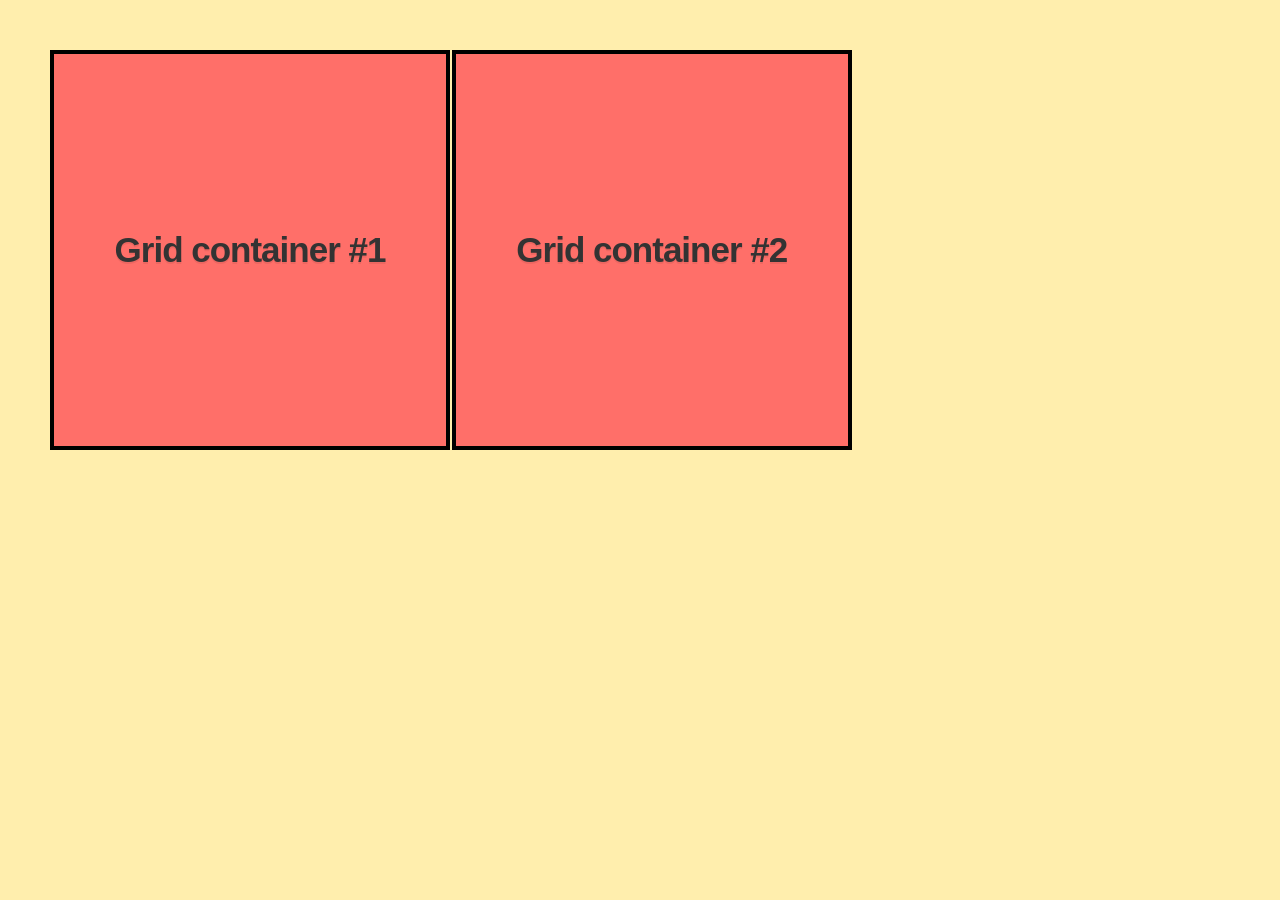
<file: 1-display_property/index.html>
<!DOCTYPE html>
<html lang="en">

<head>
    <meta charset="UTF-8">
    <meta name="viewport" content="width=device-width, initial-scale=1.0">
    <link rel="stylesheet" href="./styles.css">
    <title>Display property</title>
</head>

<body>
    <div class="container">
        Grid container #1
    </div>
    <div class="container">
        Grid container #2
    </div>
</body>

</html>
</file>
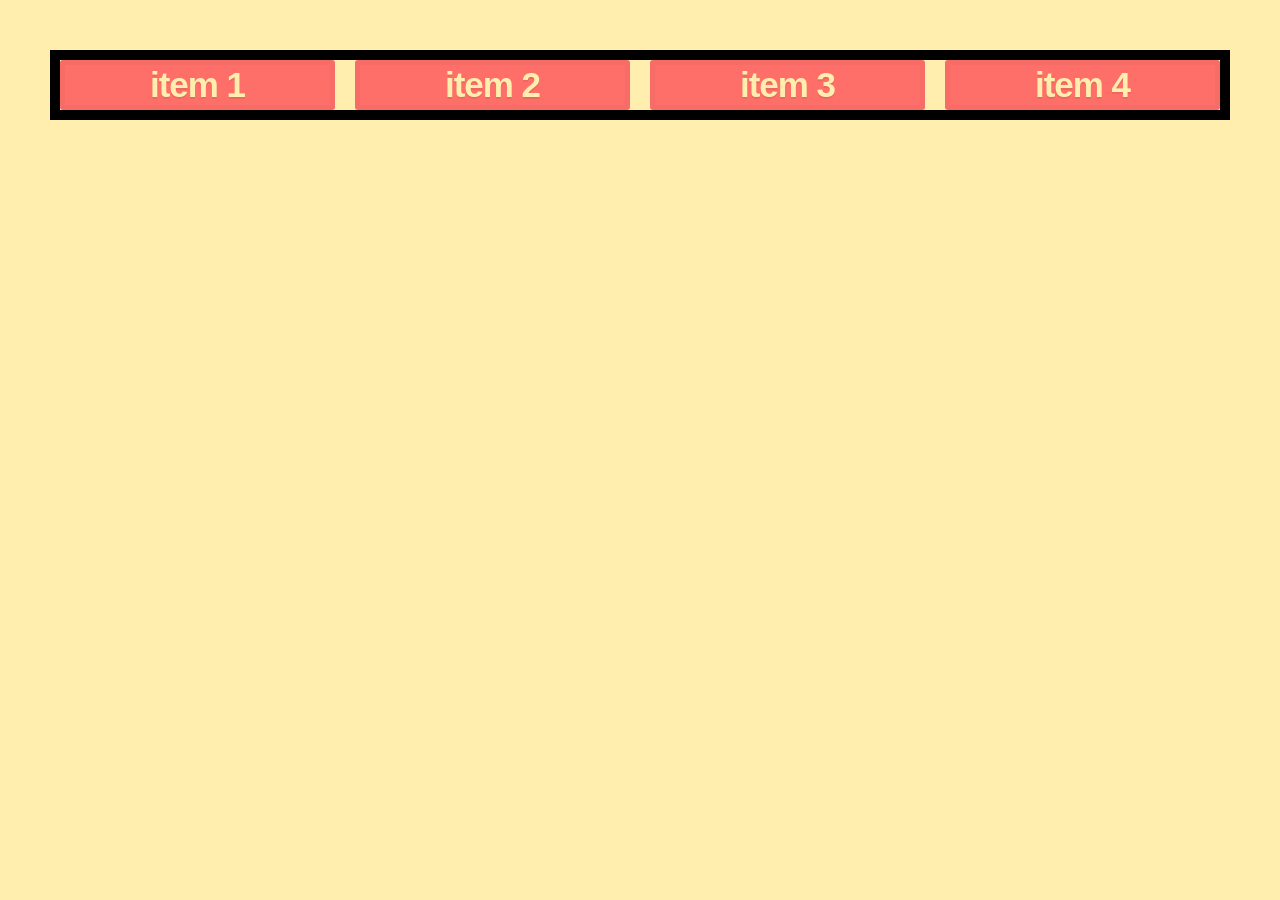
<file: 10-minmax/index.html>
<!DOCTYPE html>
<html lang="en">

<head>
    <meta charset="UTF-8">
    <meta name="viewport" content="width=device-width, initial-scale=1.0">
    <link rel="stylesheet" href="./styles.css">
    <title>Display property</title>
</head>

<body>
    <div class="container">
        <div class="grid-item">item 1</div>
        <div class="grid-item">item 2</div>
        <div class="grid-item">item 3</div>
        <div class="grid-item">item 4</div>
    </div>

</body>

</html>
</file>
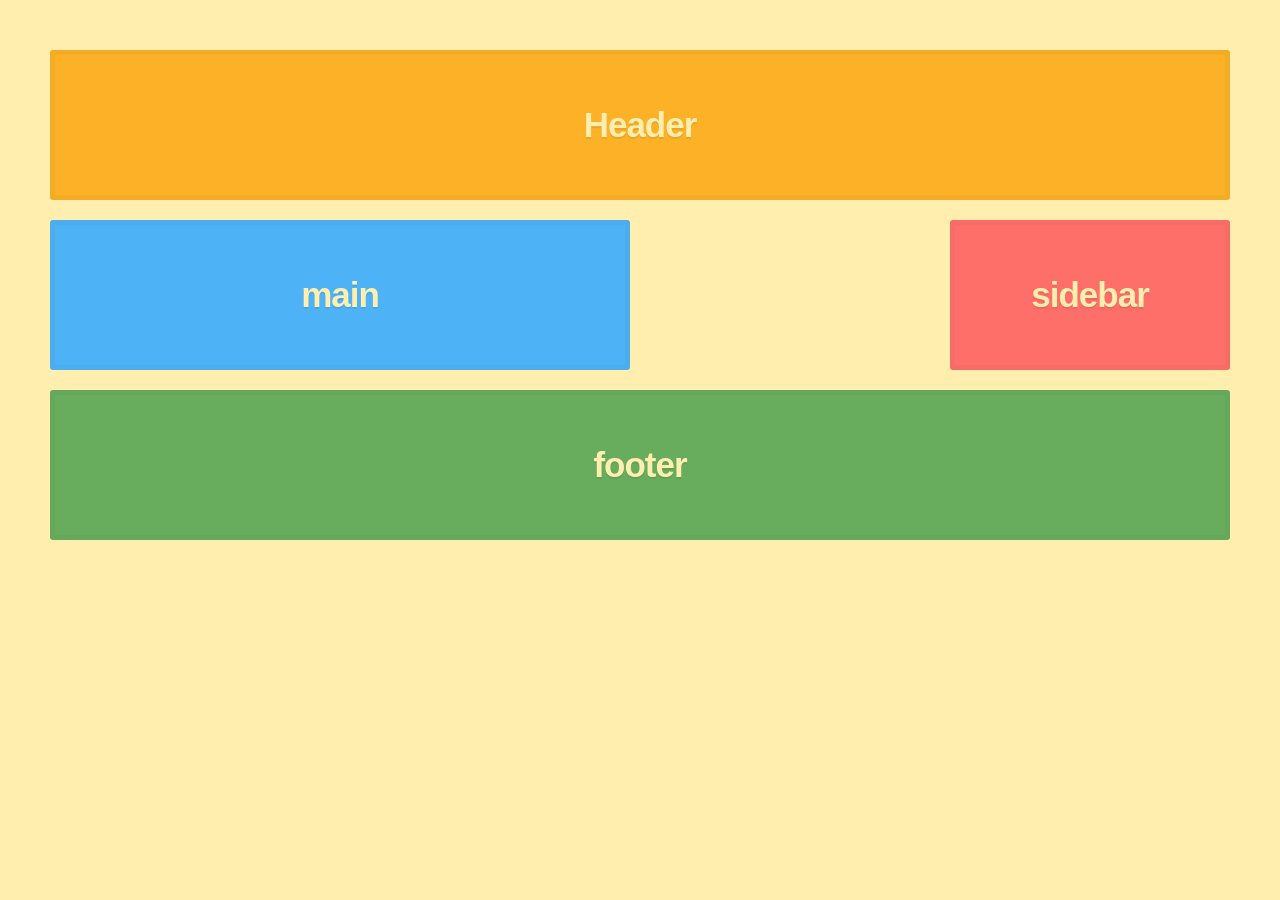
<file: 11-grid-template-areas/index.html>
<!DOCTYPE html>
<html lang="en">

<head>
    <meta charset="UTF-8">
    <meta name="viewport" content="width=device-width, initial-scale=1.0">
    <link rel="stylesheet" href="./styles.css">
    <title>Display property</title>
</head>

<body>
    <div class="container">
        <header class="grid-item header">Header</header>
        <aside class="grid-item sidebar">sidebar</aside>
        <main class="grid-item main">main</main>
        <footer class="grid-item footer">footer</footer>
    </div>

</body>

</html>
</file>
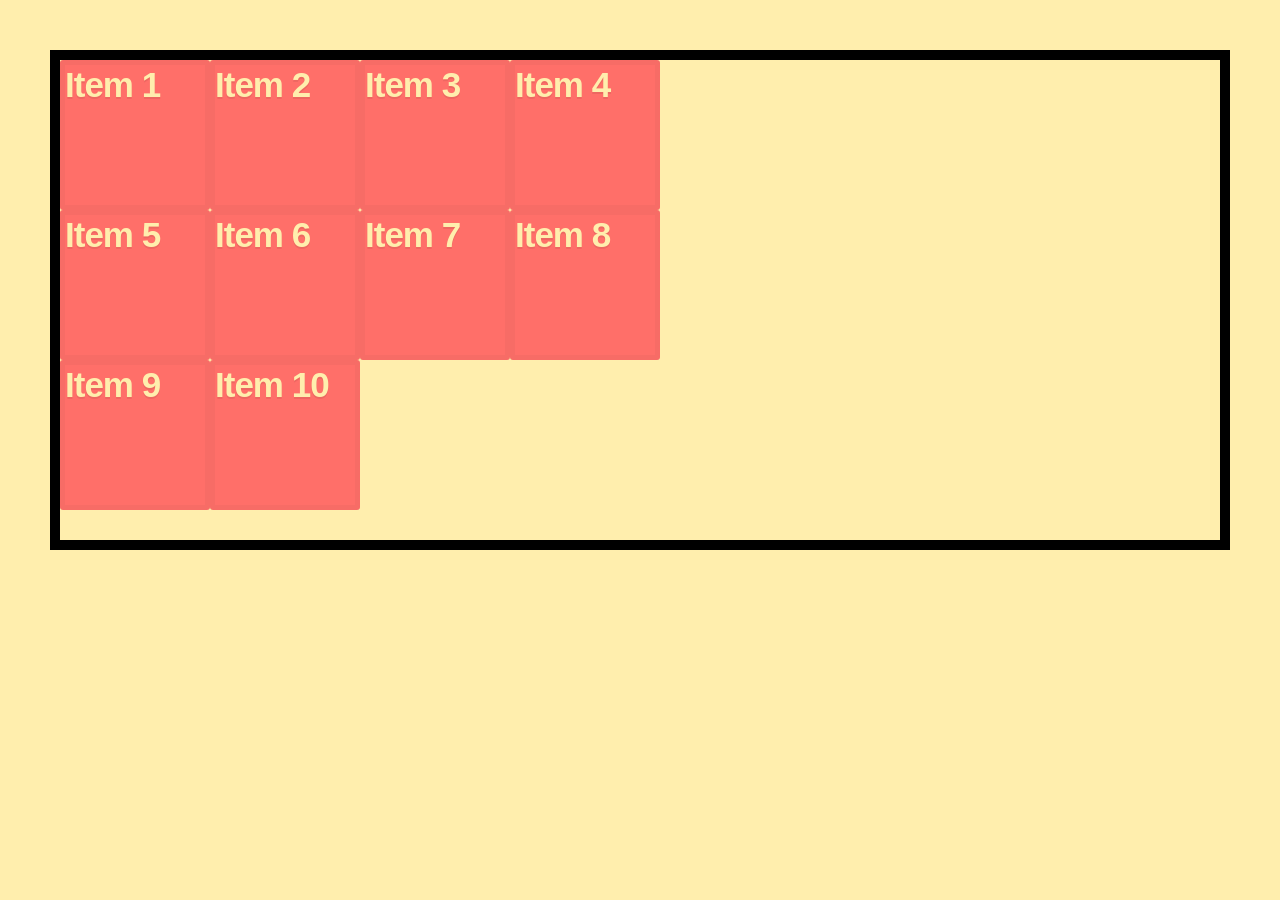
<file: 12-grid alignment and justification/index.html>
<!DOCTYPE html>
<html lang="en">

<head>
    <meta charset="UTF-8">
    <meta name="viewport" content="width=device-width, initial-scale=1.0">
    <link rel="stylesheet" href="./styles.css">
    <title>Display property</title>
</head>

<body>
    <div class="container">
        <div class="grid-item">Item 1</div>
        <div class="grid-item">Item 2</div>
        <div class="grid-item">Item 3</div>
        <div class="grid-item item-4">Item 4</div>
        <div class="grid-item">Item 5</div>
        <div class="grid-item">Item 6</div>
        <div class="grid-item">Item 7</div>
        <div class="grid-item">Item 8</div>
        <div class="grid-item">Item 9</div>
        <div class="grid-item">Item 10</div>
    </div>

</body>

</html>
</file>
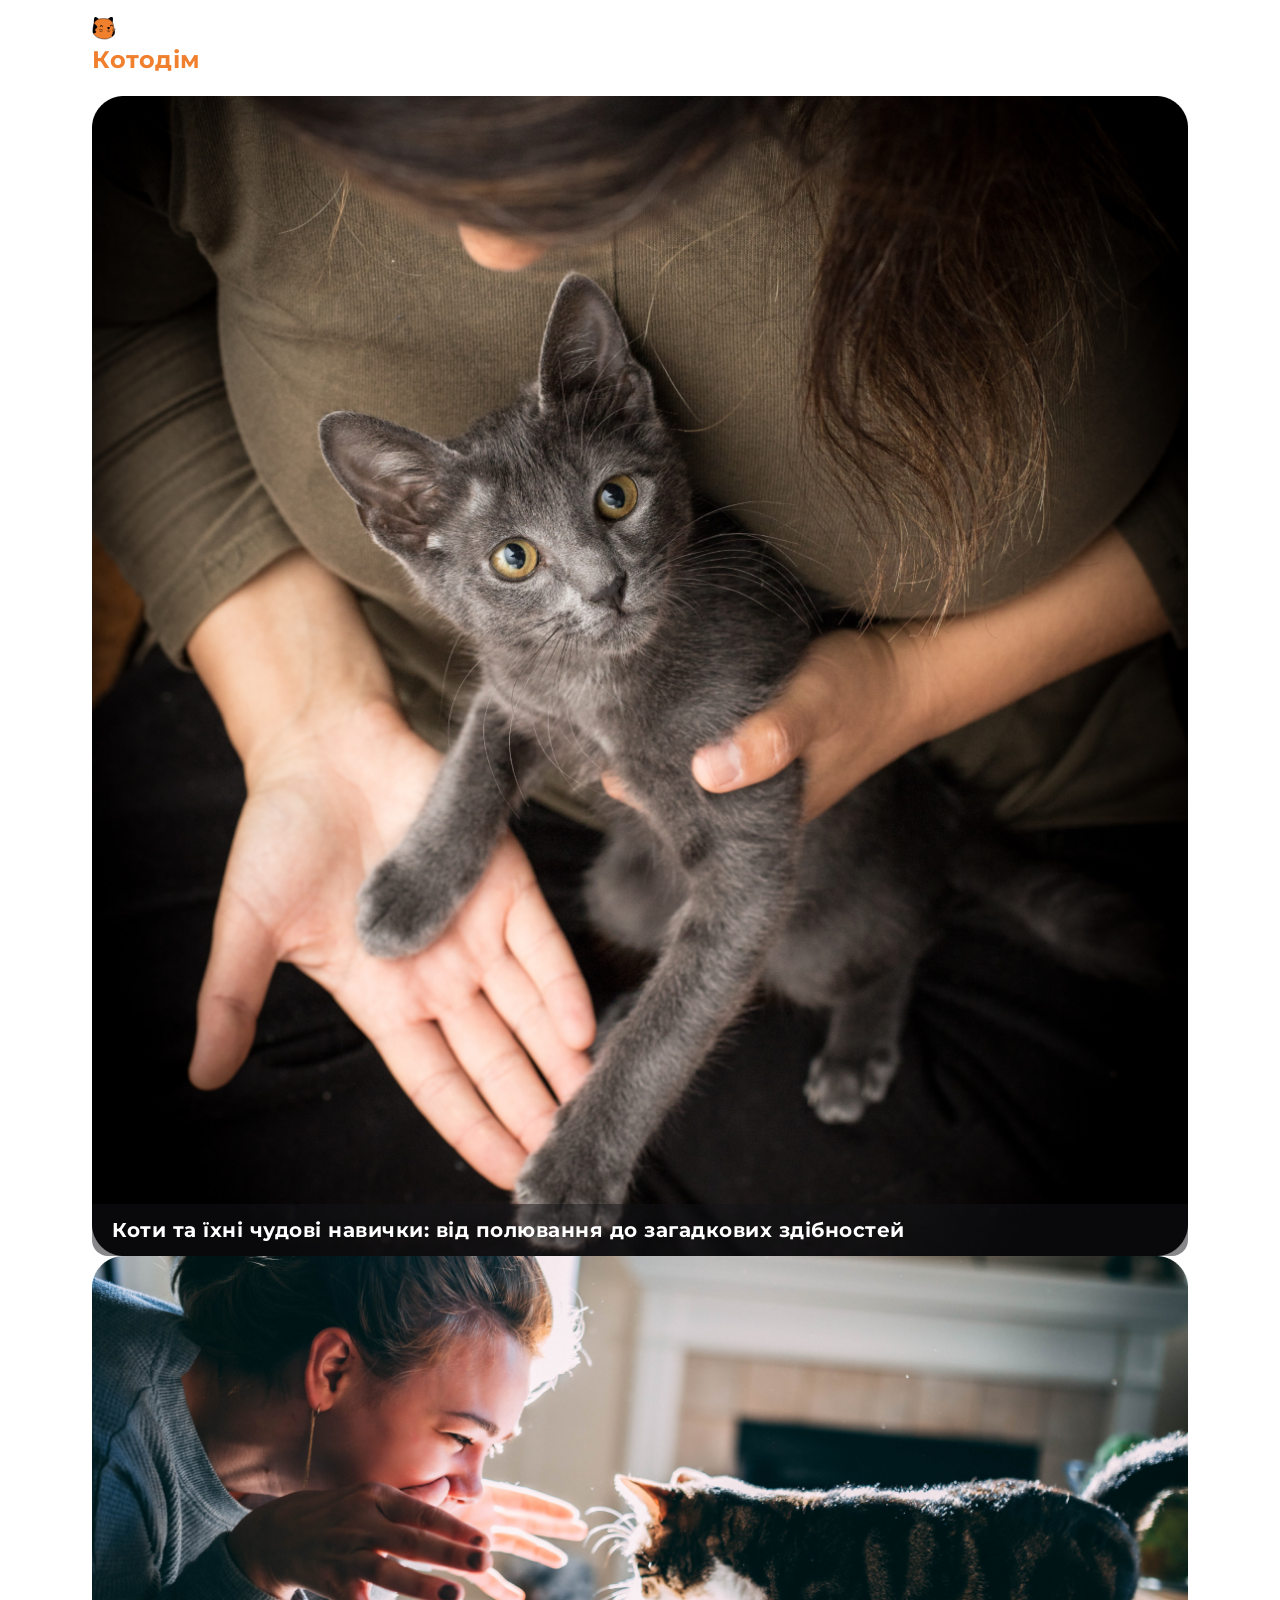
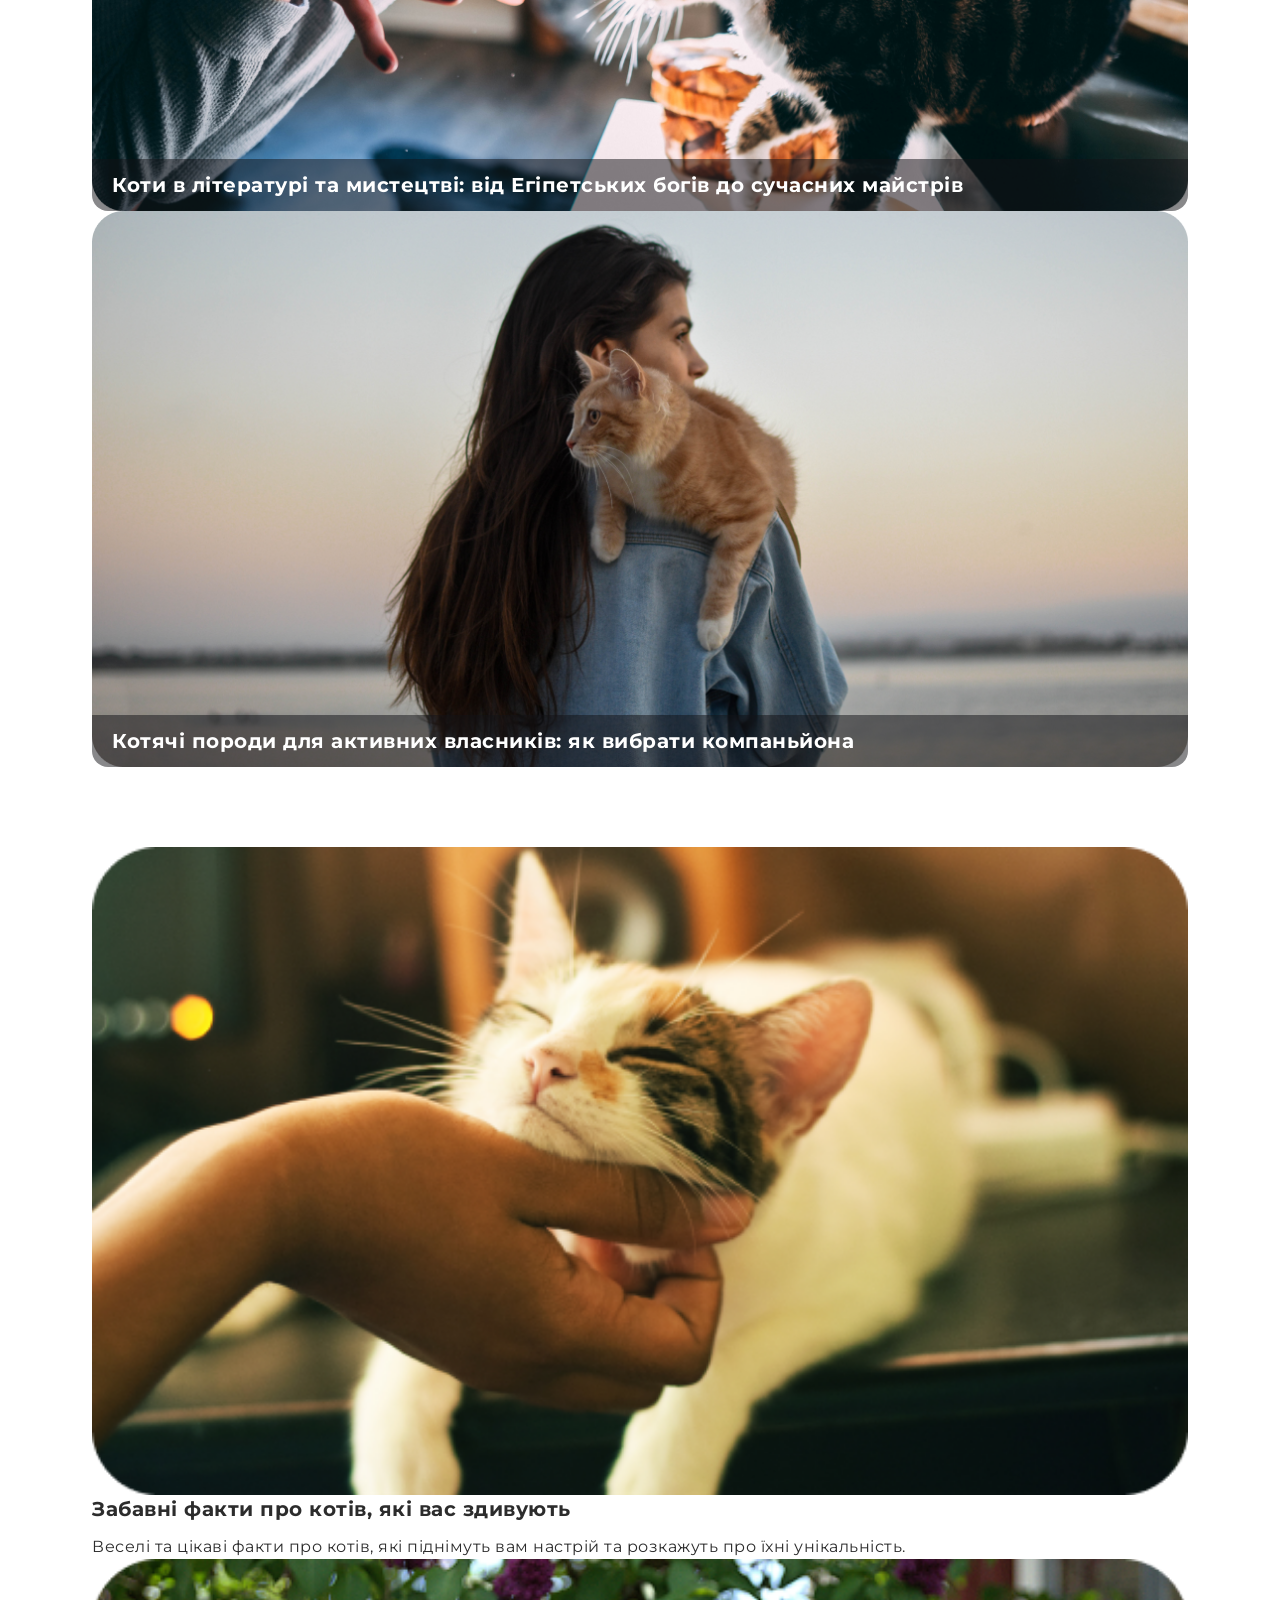
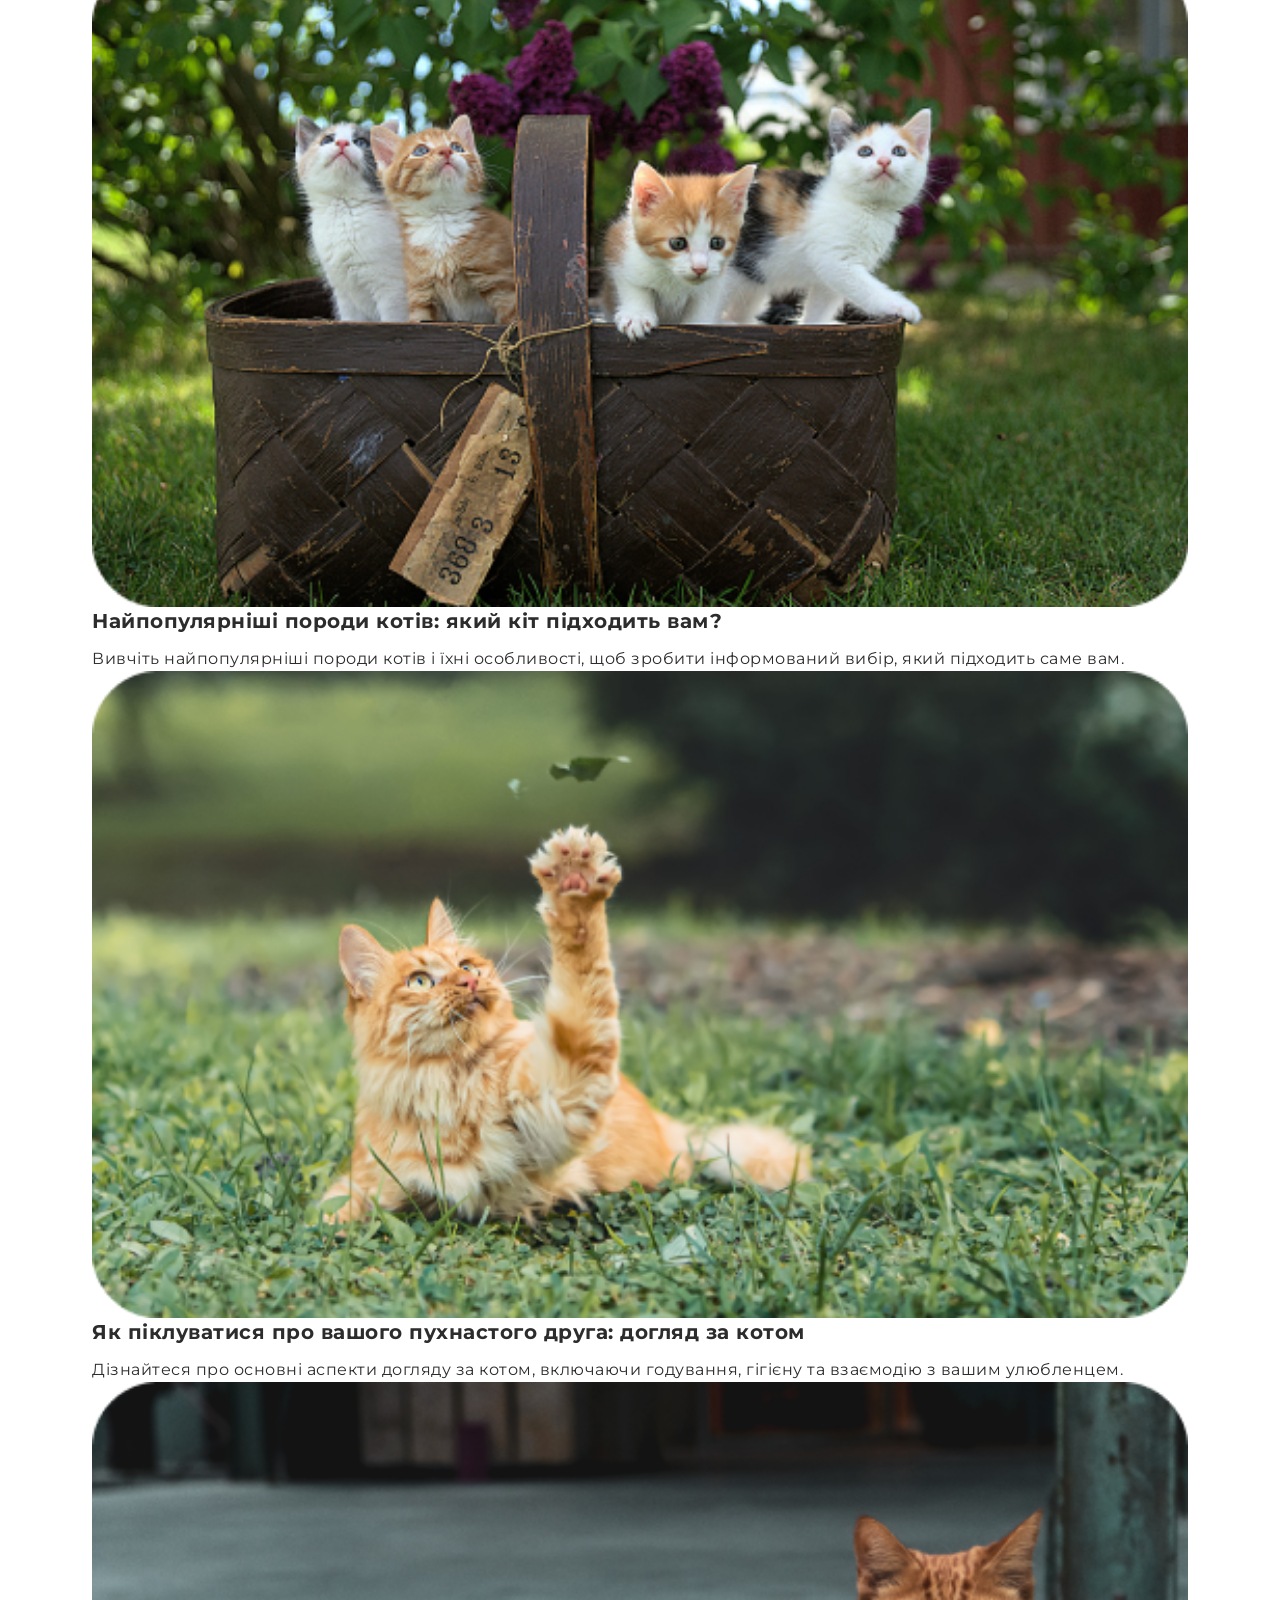
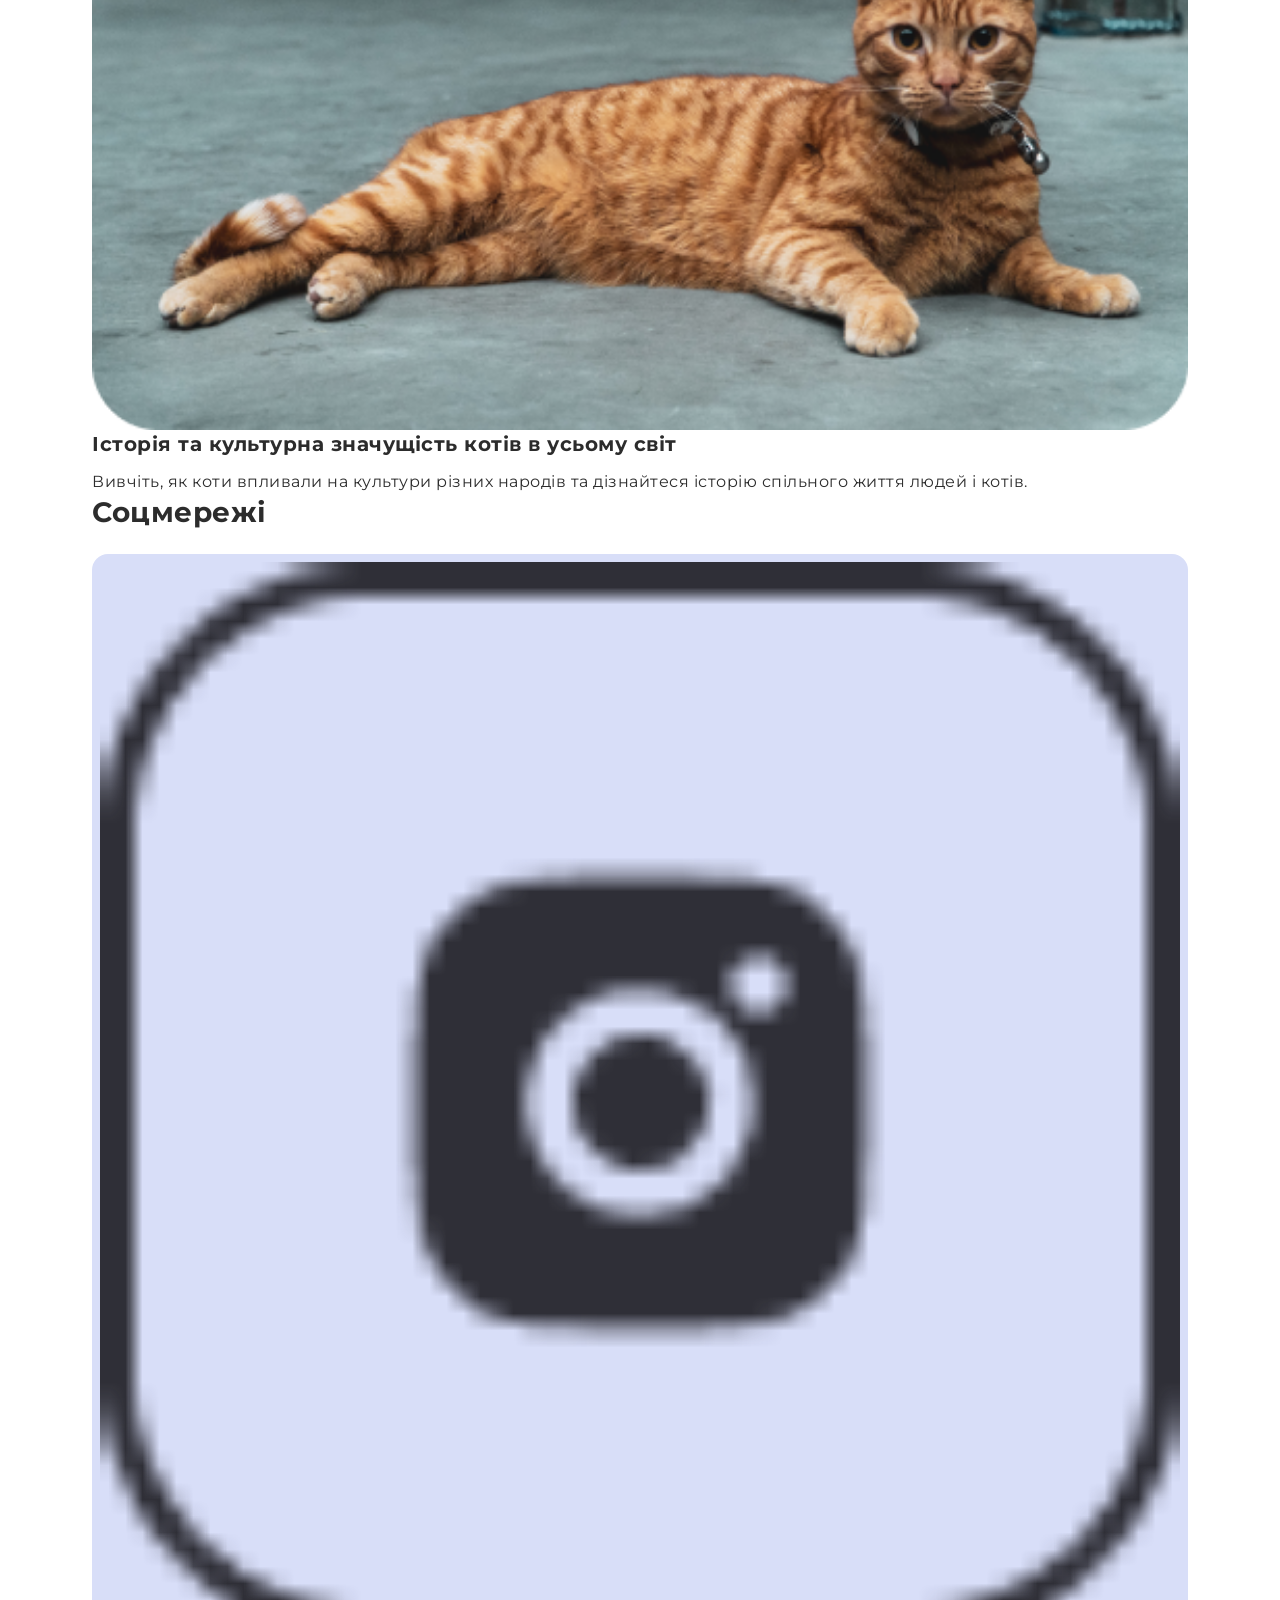
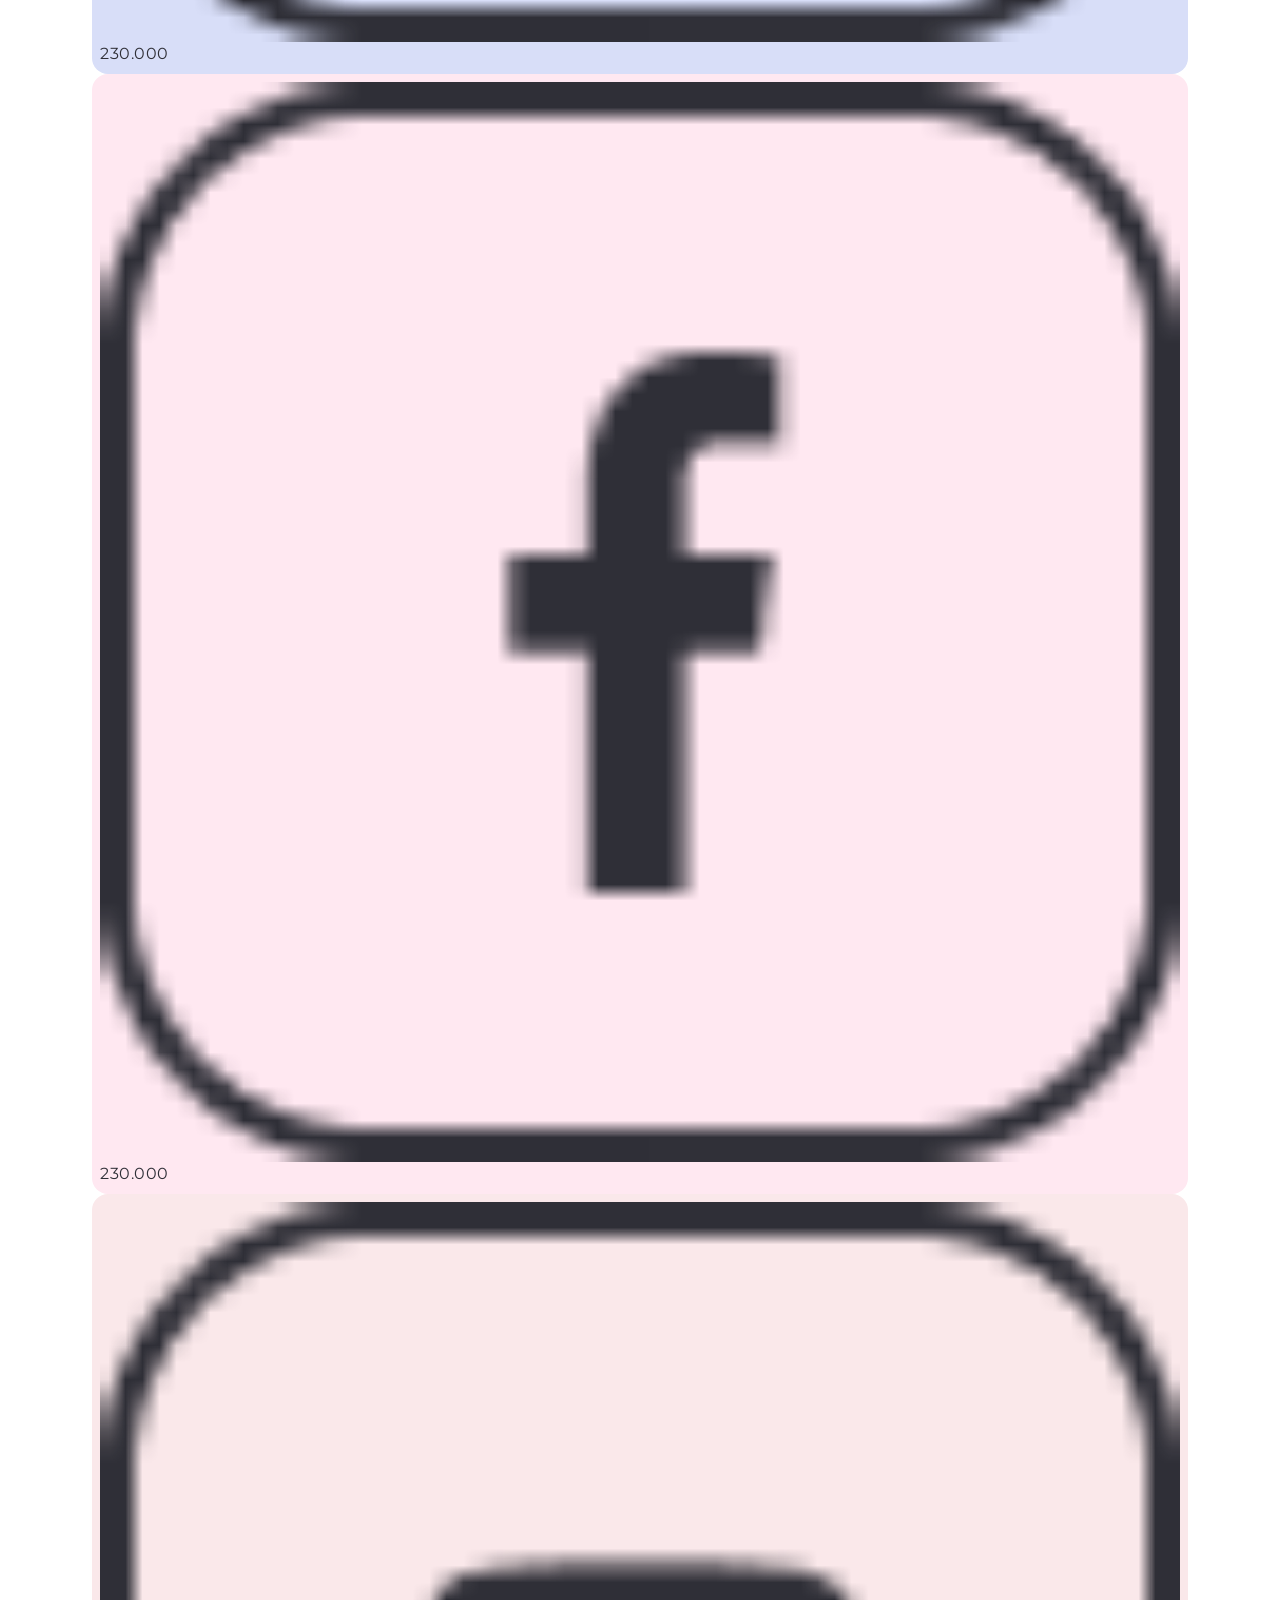
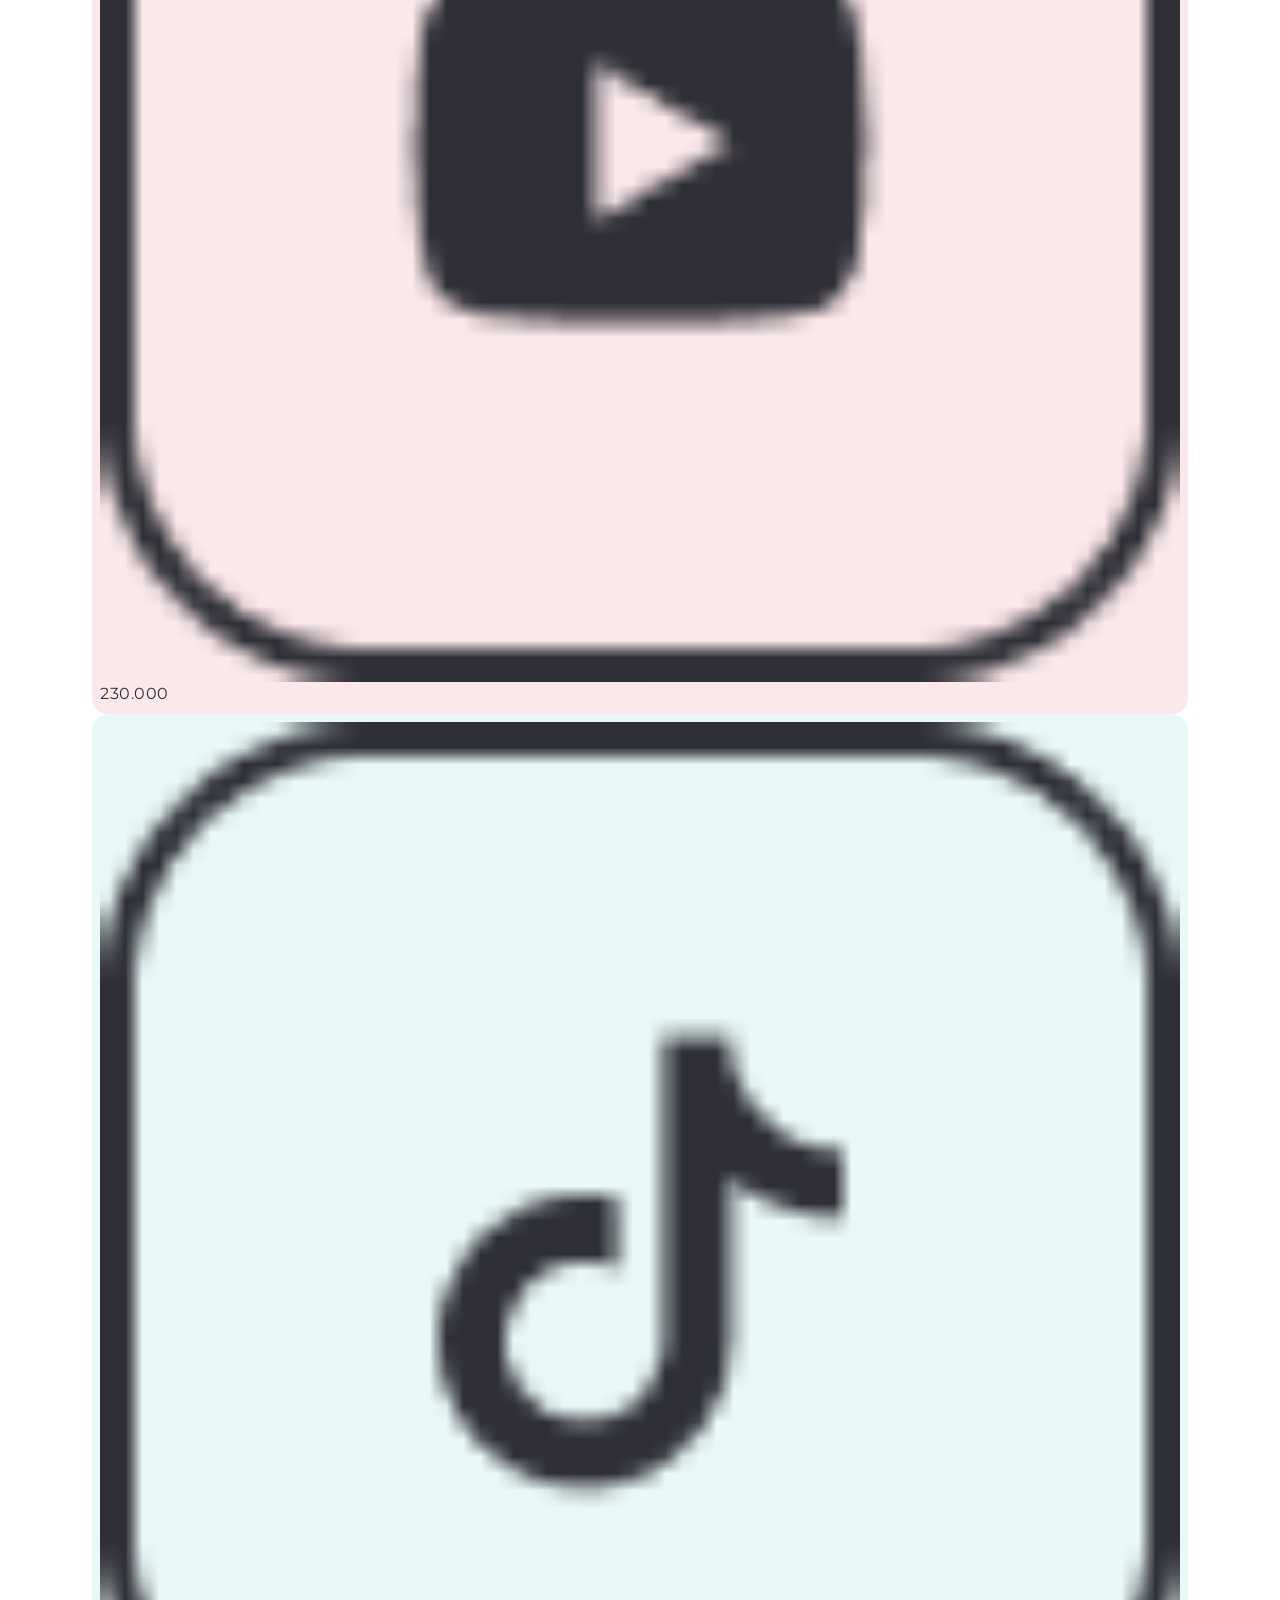
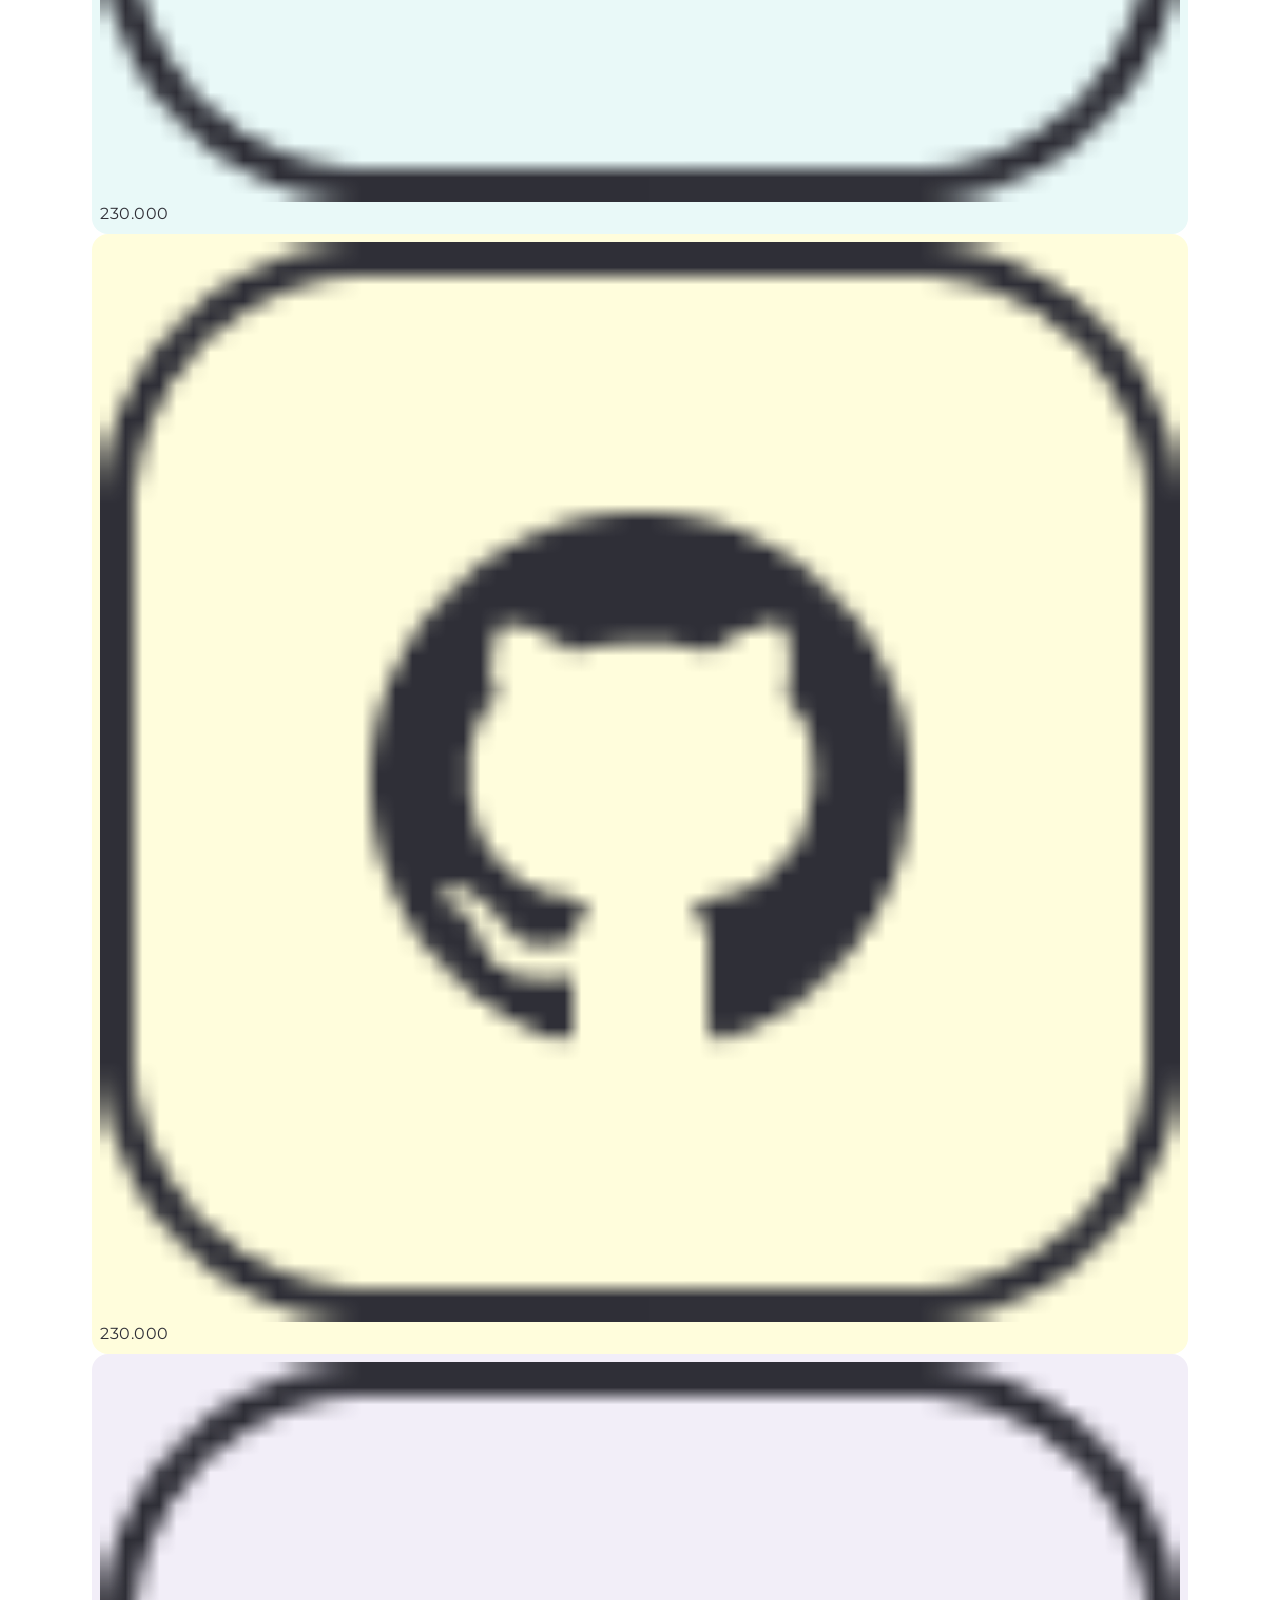
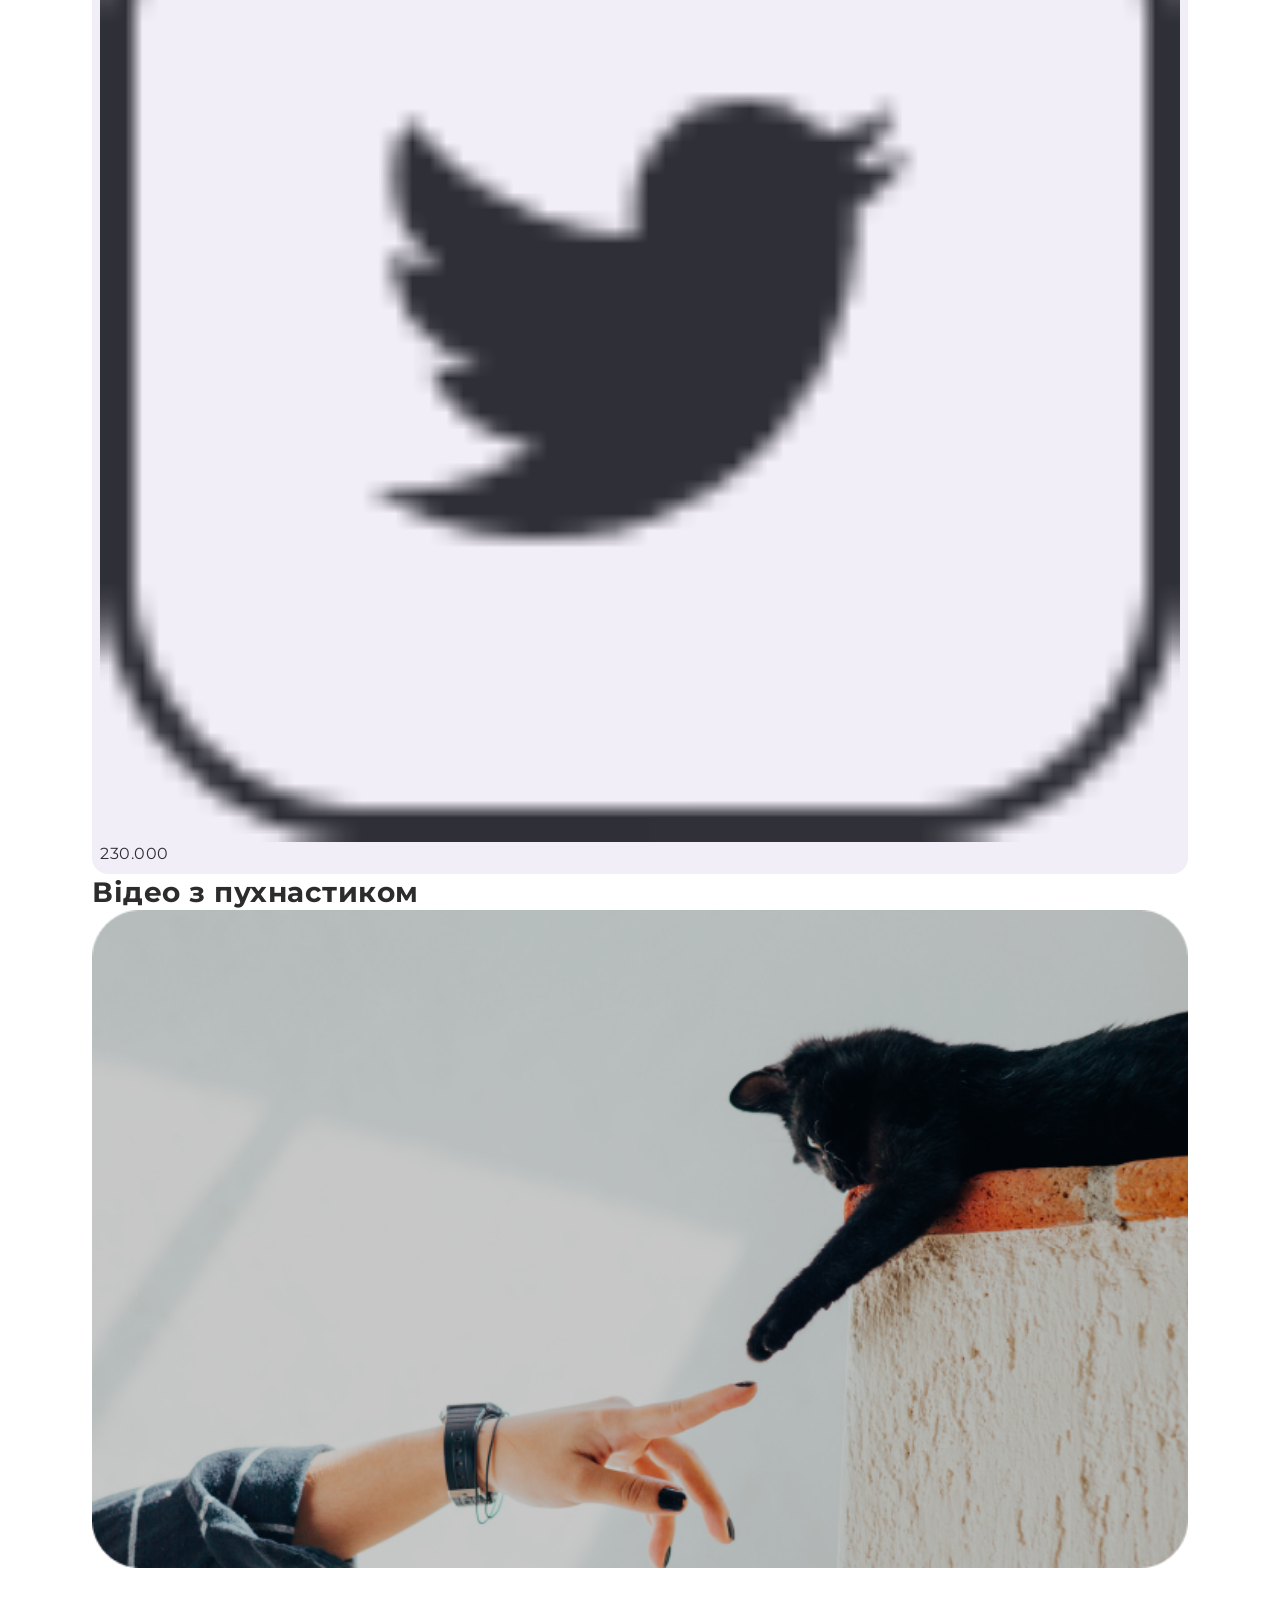
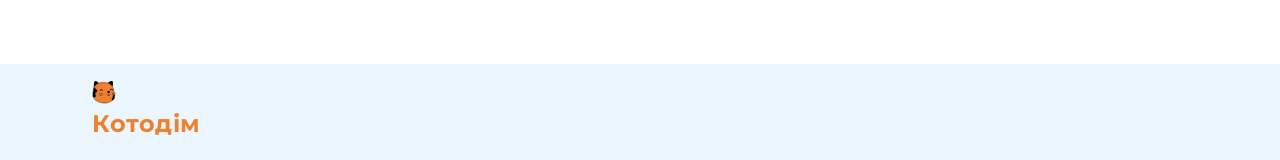
<file: 14-Project/index.html>
<!DOCTYPE html>
<html lang="en">

<head>
    <meta charset="UTF-8">
    <meta name="viewport" content="width=device-width, initial-scale=1.0">
    <link rel="preconnect" href="https://fonts.googleapis.com">
    <link rel="preconnect" href="https://fonts.gstatic.com" crossorigin>
    <link href="https://fonts.googleapis.com/css2?family=Montserrat:wght@400;700&display=swap" rel="stylesheet">
    <link rel="stylesheet" href="./styles.css">
    <title>Project</title>
</head>

<body>
    <header class="header">
        <div class="container header-container">
            <img src="./img/cat.svg" alt="cat" class="logo">
            <h1 class="label">Котодім</h1>
        </div>
    </header>
    <main class="main">
        <div class="container">
            <ul class="posts">
                <li class="post">
                    <a href="#">
                        <img src="./img/picture 1.png" alt="kitten" class="post-img">
                        <div class="overlay">
                            <h2 class="post-title sub-title">Коти та їхні чудові навички: від полювання до загадкових
                                здібностей</h2>
                        </div>
                    </a>
                </li>
                <li class="post">
                    <a href="#">
                        <img src="./img/picture 2.png" alt="scary kitten" class="post-img">
                        <div class="overlay">
                            <h2 class="post-title sub-title">Коти в літературі та мистецтві: від Егіпетських богів до
                                сучасних
                                майстрів</h2>
                        </div>
                    </a>
                </li>
                <li class="post">
                    <a href="#">
                        <img src="./img/picture 3.png" alt="cat" class="post-img">
                        <div class="overlay">
                            <h2 class="post-title sub-title">Котячі породи для активних власників: як вибрати
                                компаньйона
                            </h2>
                        </div>
                    </a>
                </li>
            </ul>
            <section class="longread">
                <ul class="blog">
                    <li class="blog-item">
                        <a href="#" class="blog-link">
                            <img src="./img/1.png" alt="cat" class="blog-photo">
                            <div class="wrapper">
                                <h2 class="blog-title sub-title">Забавні факти про котів, які вас здивують</h2>
                                <p class="blog-text">Веселі та цікаві факти про котів, які піднімуть вам настрій та
                                    розкажуть про їхні унікальність.</p>
                            </div>
                        </a>
                    </li>
                    <li class="blog-item">
                        <a href="#" class="blog-link">
                            <img src="./img/2.png" alt="cats" class="blog-photo">
                            <div class="wrapper">
                                <h2 class="blog-title sub-title">Найпопулярніші породи котів: який кіт підходить вам?
                                </h2>
                                <p class="blog-text">Вивчіть найпопулярніші породи котів і їхні особливості, щоб зробити
                                    інформований вибір, який підходить саме вам.</p>
                            </div>
                        </a>
                    </li>
                    <li class="blog-item">
                        <a href="#" class="blog-link">
                            <img src="./img/4.png" alt="red-cat" class="blog-photo">
                            <div class="wrapper">
                                <h2 class="blog-title sub-title">Як піклуватися про вашого пухнастого друга: догляд за
                                    котом
                                </h2>
                                <p class="blog-text">Дізнайтеся про основні аспекти догляду за котом, включаючи
                                    годування,
                                    гігієну та взаємодію з вашим улюбленцем.</p>
                            </div>
                        </a>
                    </li>
                    <li class="blog-item">
                        <a href="#" class="blog-link">
                            <img src="./img/3.png" alt="red-cat" class="blog-photo">
                            <div class="wrapper">
                                <h2 class="blog-title sub-title">Історія та культурна значущість котів в усьому світ
                                </h2>
                                <p class="blog-text">Вивчіть, як коти впливали на культури різних народів та дізнайтеся
                                    історію спільного життя людей і котів.</p>
                            </div>
                        </a>
                    </li>
                </ul>
                <div class="socials">
                    <h2 class="socials-title title">Соцмережі</h2>
                    <ul class="socials-list">
                        <li class="socials-item">
                            <a href="#" class="social-link">
                                <img src="./img/instagram.png" alt="instagram" class="social-icon">
                                <p class="social-subscripers">230.000</p>
                            </a>
                        </li>
                        <li class="socials-item">
                            <a href="#" class="social-link">
                                <img src="./img/facebook.png" alt="facebook" class="social-icon">
                                <p class="social-subscripers">230.000</p>
                            </a>
                        </li>
                        <li class="socials-item">
                            <a href="#" class="social-link">
                                <img src="./img/youtube.png" alt="youtube" class="social-icon">
                                <p class="social-subscripers">230.000</p>
                            </a>
                        </li>
                        <li class="socials-item">
                            <a href="#" class="social-link">
                                <img src="./img/tiktok.png" alt="tiktok" class="social-icon">
                                <p class="social-subscripers">230.000</p>
                            </a>
                        </li>
                        <li class="socials-item">
                            <a href="#" class="social-link">
                                <img src="./img/github.png" alt="github" class="social-icon">
                                <p class="social-subscripers">230.000</p>
                            </a>
                        </li>
                        <li class="socials-item">
                            <a href="#" class="social-link">
                                <img src="./img/twitter.png" alt="twitter" class="social-icon">
                                <p class="social-subscripers">230.000</p>
                            </a>
                        </li>
                    </ul>
                </div>
                <div class="video">
                    <h2 class="video-title title">Відео з пухнастиком</h2>
                    <img src="./img/picture.png" alt="video">
                </div>
            </section>
        </div>
    </main>
    <footer class="footer">
        <div class="container">
            <img src="./img/cat.svg" alt="cat" class="logo">
            <h2 class="label">Котодім</h2>
        </div>
    </footer>
</body>

</html>
</file>
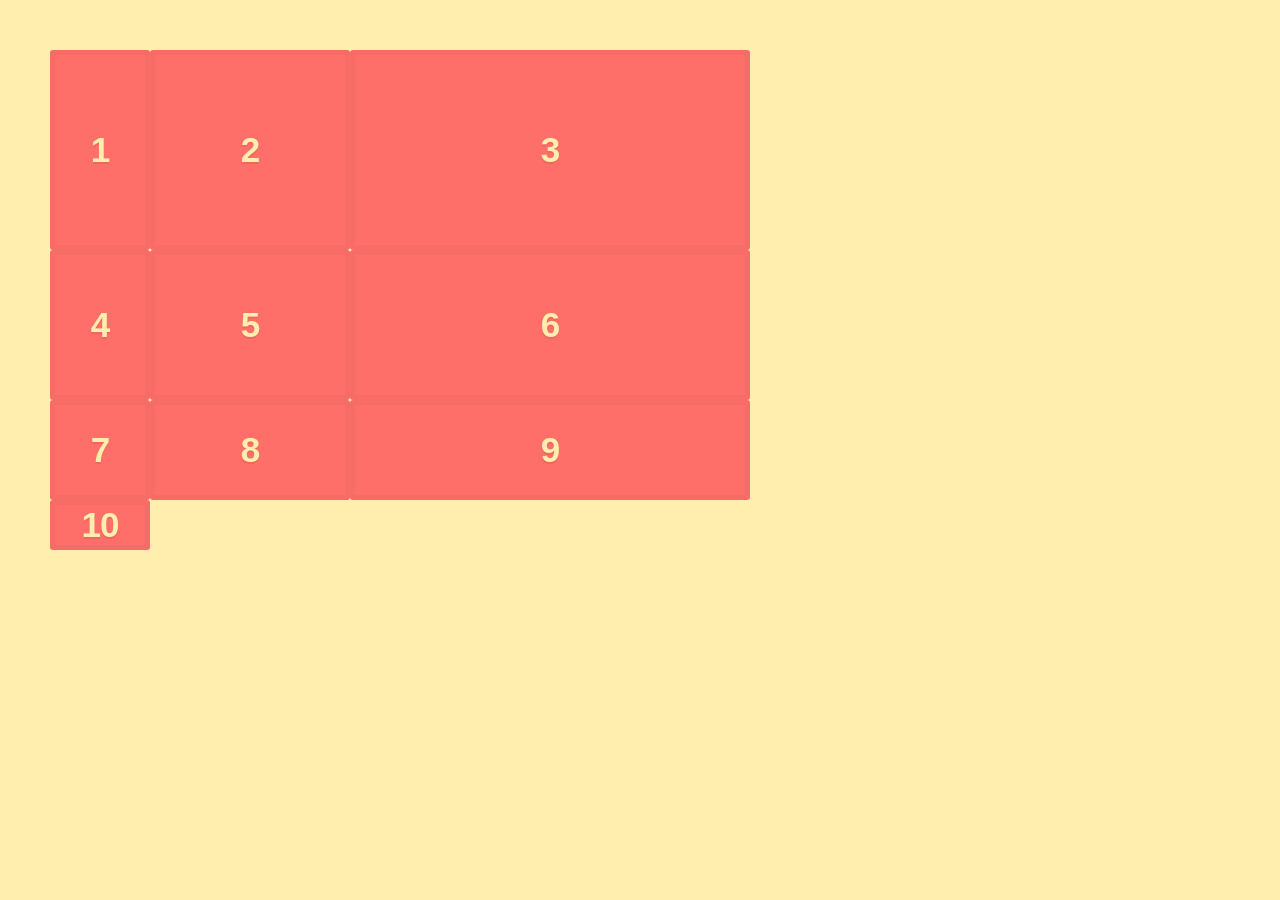
<file: 2-grid_template_columns_and_rows/index.html>
<!DOCTYPE html>
<html lang="en">

<head>
    <meta charset="UTF-8">
    <meta name="viewport" content="width=device-width, initial-scale=1.0">
    <link rel="stylesheet" href="./styles.css">
    <title>Display property</title>
</head>

<body>
    <div class="container">
        <div class="grid-item">1</div>
        <div class="grid-item">2</div>
        <div class="grid-item">3</div>
        <div class="grid-item">4</div>
        <div class="grid-item">5</div>
        <div class="grid-item">6</div>
        <div class="grid-item">7</div>
        <div class="grid-item">8</div>
        <div class="grid-item">9</div>
        <div class="grid-item">10</div>
    </div>
</body>

</html>
</file>
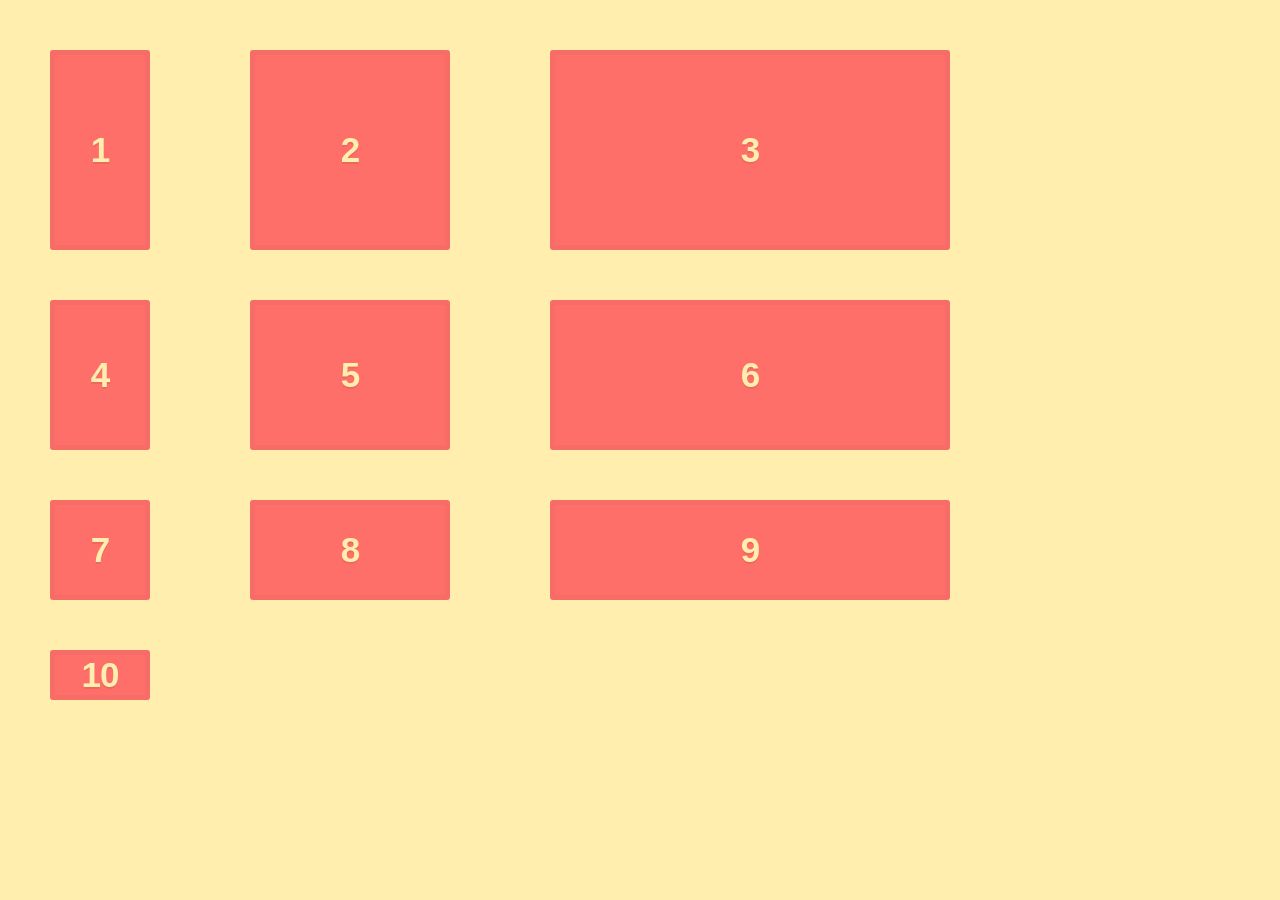
<file: 3-grid_gap/index.html>
<!DOCTYPE html>
<html lang="en">

<head>
    <meta charset="UTF-8">
    <meta name="viewport" content="width=device-width, initial-scale=1.0">
    <link rel="stylesheet" href="./styles.css">
    <title>Display property</title>
</head>

<body>
    <div class="container">
        <div class="grid-item">1</div>
        <div class="grid-item">2</div>
        <div class="grid-item">3</div>
        <div class="grid-item">4</div>
        <div class="grid-item">5</div>
        <div class="grid-item">6</div>
        <div class="grid-item">7</div>
        <div class="grid-item">8</div>
        <div class="grid-item">9</div>
        <div class="grid-item">10</div>
    </div>

</body>

</html>
</file>
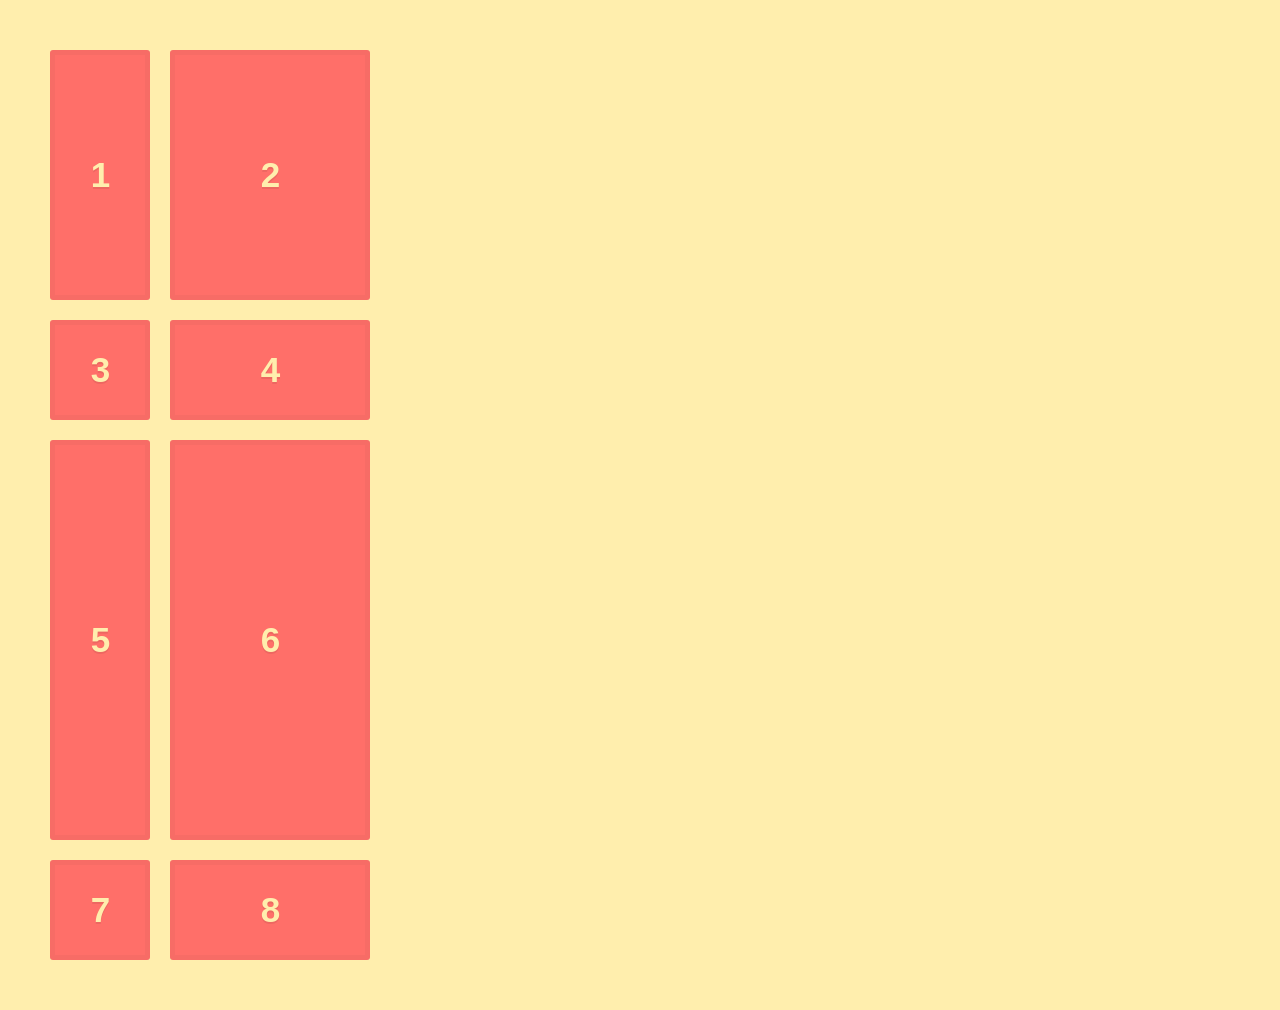
<file: 4-Implicit vs Explicit Tracks/index.html>
<!DOCTYPE html>
<html lang="en">

<head>
    <meta charset="UTF-8">
    <meta name="viewport" content="width=device-width, initial-scale=1.0">
    <link rel="stylesheet" href="./styles.css">
    <title>Display property</title>
</head>

<body>
    <div class="container">
        <div class="grid-item">1</div>
        <div class="grid-item">2</div>
        <div class="grid-item">3</div>
        <div class="grid-item">4</div>
        <div class="grid-item">5</div>
        <div class="grid-item">6</div>
        <div class="grid-item">7</div>
        <div class="grid-item">8</div>
    </div>

</body>

</html>
</file>
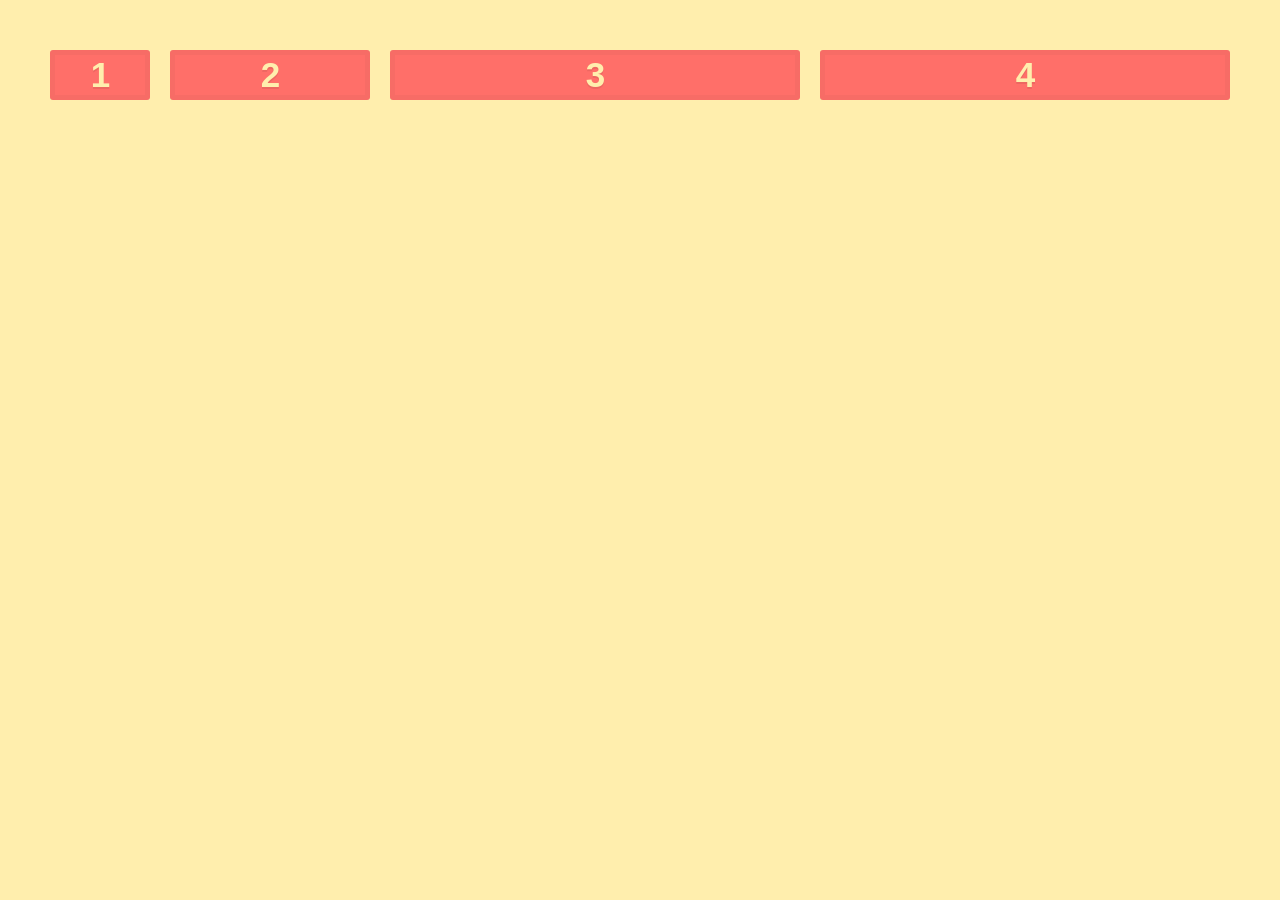
<file: 5-grid-auto-flow/index.html>
<!DOCTYPE html>
<html lang="en">

<head>
    <meta charset="UTF-8">
    <meta name="viewport" content="width=device-width, initial-scale=1.0">
    <link rel="stylesheet" href="./styles.css">
    <title>Display property</title>
</head>

<body>
    <div class="container">
        <div class="grid-item">1</div>
        <div class="grid-item">2</div>
        <div class="grid-item">3</div>
        <div class="grid-item">4</div>
    </div>

</body>

</html>
</file>
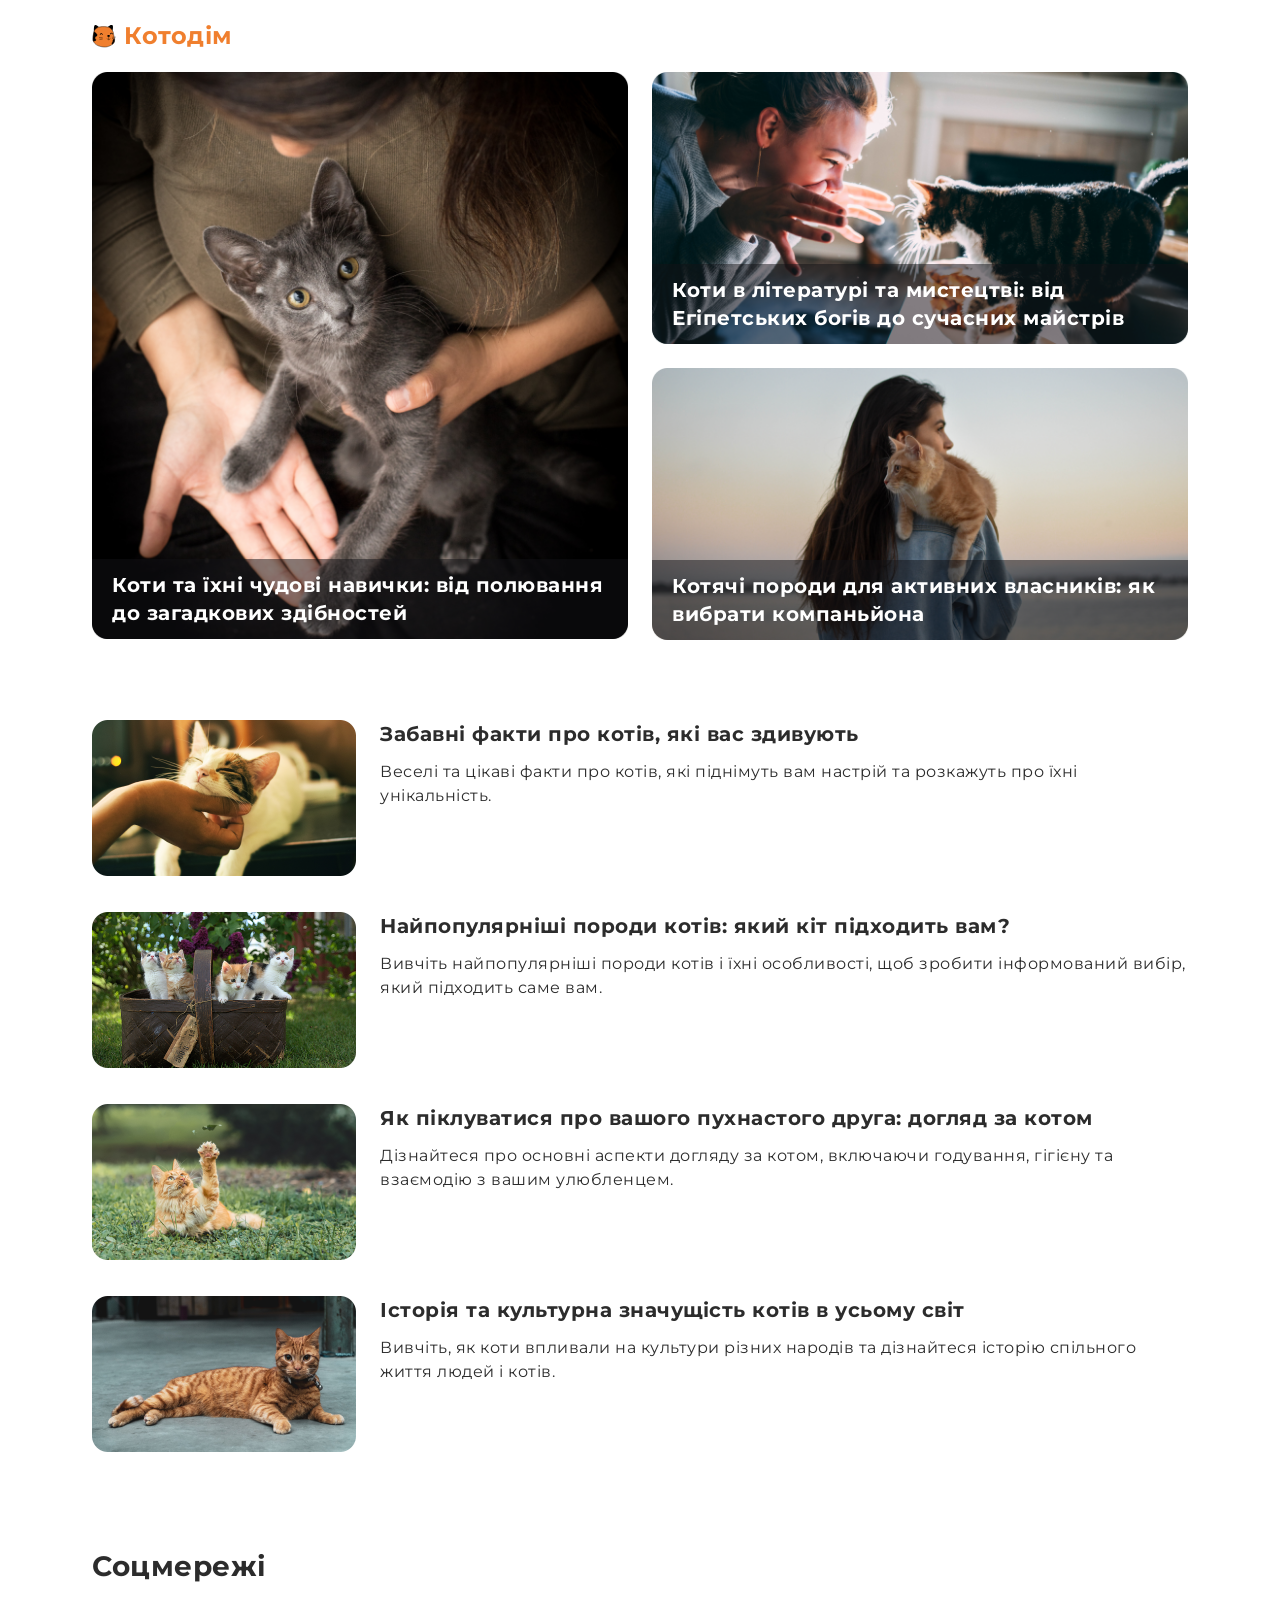
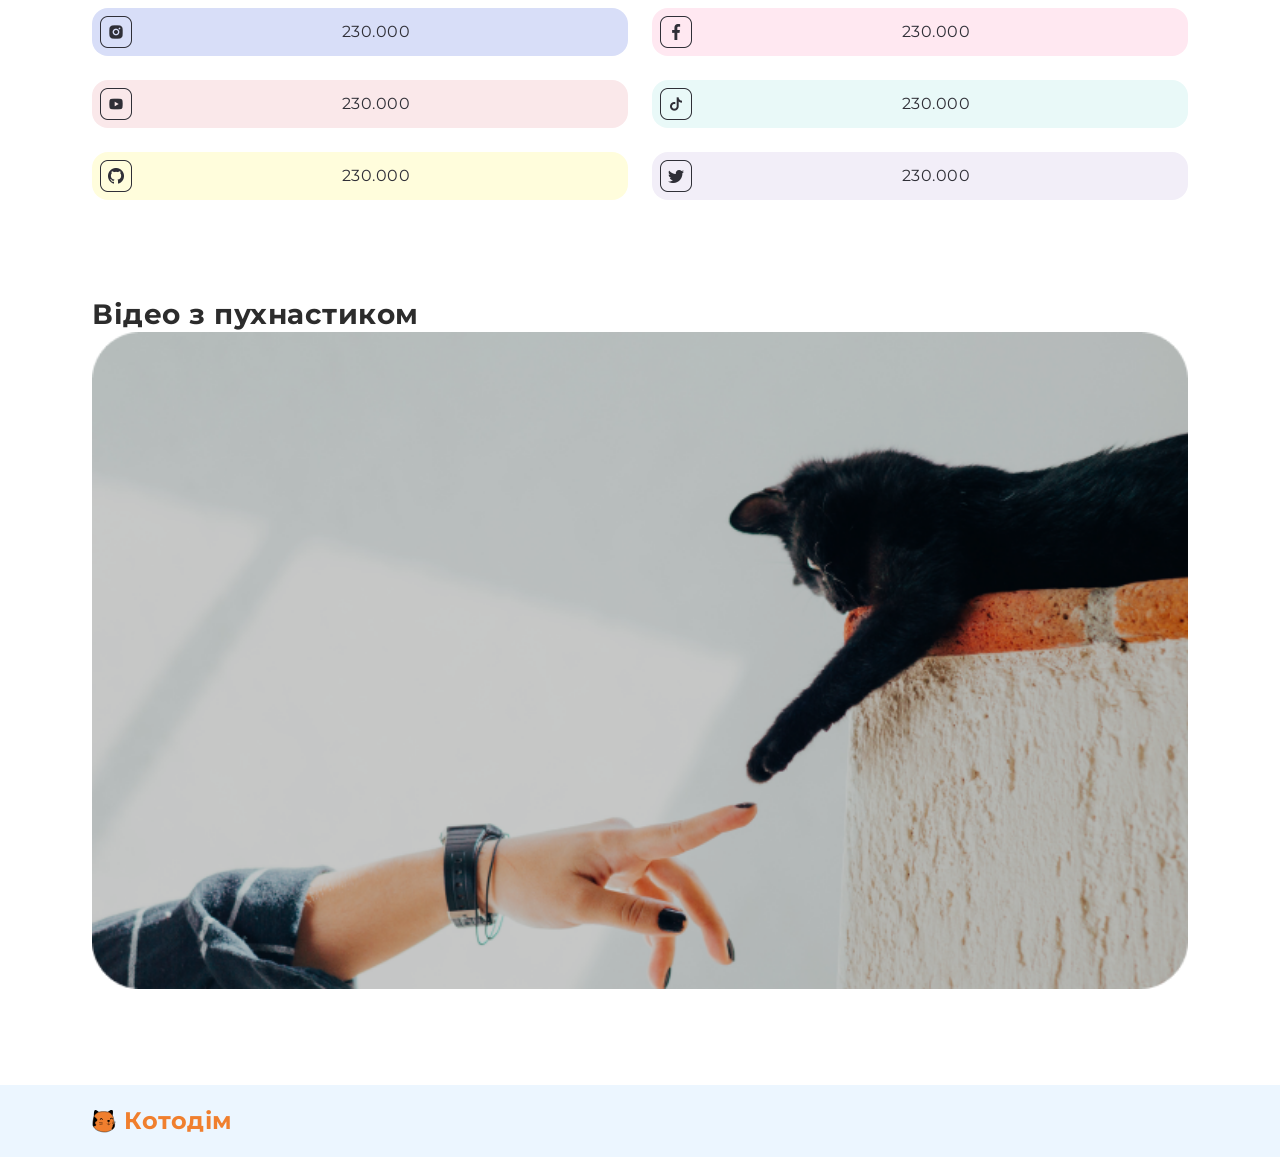
<file: Project/index.html>
<!DOCTYPE html>
<html lang="en">

<head>
    <meta charset="UTF-8">
    <meta name="viewport" content="width=device-width, initial-scale=1.0">
    <link rel="preconnect" href="https://fonts.googleapis.com">
    <link rel="preconnect" href="https://fonts.gstatic.com" crossorigin>
    <link href="https://fonts.googleapis.com/css2?family=Montserrat:wght@400;700&display=swap" rel="stylesheet">
    <link rel="stylesheet" href="./styles.css">
    <title>Project</title>
</head>

<body>
    <header class="header">
        <div class="container header-container">
            <img src="./img/cat.svg" alt="cat" class="logo">
            <h1 class="label">Котодім</h1>
        </div>
    </header>
    <main class="main">
        <div class="container">
            <ul class="posts">
                <li class="post">
                    <a href="#">
                        <picture>
                            <!-- For viewports wider than 768px -->
                            <source media="(min-width: 768px)" srcset="img/picture-1.png">

                            <!-- For viewports between 320px and 768px -->
                            <source media="(min-width: 320px) and (max-width: 767px)" srcset="img/picture-1-small.png">

                            <!-- Fallback content -->
                            <img src="img/picture-1-small.png" alt="Description of Image">
                        </picture>
                        <div class="overlay">
                            <h2 class="post-title sub-title">Коти та їхні чудові навички: від полювання до загадкових
                                здібностей</h2>
                        </div>
                    </a>
                </li>
                <li class="post">
                    <a href="#">
                        <img src="./img/picture-2.png" alt="scary kitten" class="post-img">
                        <div class="overlay">
                            <h2 class="post-title sub-title">Коти в літературі та мистецтві: від Егіпетських богів до
                                сучасних
                                майстрів</h2>
                        </div>
                    </a>
                </li>
                <li class="post">
                    <a href="#">
                        <img src="./img/picture-3.png" alt="cat" class="post-img">
                        <div class="overlay">
                            <h2 class="post-title sub-title">Котячі породи для активних власників: як вибрати
                                компаньйона
                            </h2>
                        </div>
                    </a>
                </li>
            </ul>
            <section class="longread">
                <ul class="blog">
                    <li class="blog-item">
                        <a href="#" class="blog-link">
                            <img src="./img/1.png" alt="cat" class="blog-photo">
                            <div class="wrapper">
                                <h2 class="blog-title sub-title">Забавні факти про котів, які вас здивують</h2>
                                <p class="blog-text">Веселі та цікаві факти про котів, які піднімуть вам настрій та
                                    розкажуть про їхні унікальність.</p>
                            </div>
                        </a>
                    </li>
                    <li class="blog-item">
                        <a href="#" class="blog-link">
                            <img src="./img/2.png" alt="cats" class="blog-photo">
                            <div class="wrapper">
                                <h2 class="blog-title sub-title">Найпопулярніші породи котів: який кіт підходить вам?
                                </h2>
                                <p class="blog-text">Вивчіть найпопулярніші породи котів і їхні особливості, щоб зробити
                                    інформований вибір, який підходить саме вам.</p>
                            </div>
                        </a>
                    </li>
                    <li class="blog-item">
                        <a href="#" class="blog-link">
                            <img src="./img/4.png" alt="red-cat" class="blog-photo">
                            <div class="wrapper">
                                <h2 class="blog-title sub-title">Як піклуватися про вашого пухнастого друга: догляд за
                                    котом
                                </h2>
                                <p class="blog-text">Дізнайтеся про основні аспекти догляду за котом, включаючи
                                    годування,
                                    гігієну та взаємодію з вашим улюбленцем.</p>
                            </div>
                        </a>
                    </li>
                    <li class="blog-item">
                        <a href="#" class="blog-link">
                            <img src="./img/3.png" alt="red-cat" class="blog-photo">
                            <div class="wrapper">
                                <h2 class="blog-title sub-title">Історія та культурна значущість котів в усьому світ
                                </h2>
                                <p class="blog-text">Вивчіть, як коти впливали на культури різних народів та дізнайтеся
                                    історію спільного життя людей і котів.</p>
                            </div>
                        </a>
                    </li>
                </ul>
                <div class="socials">
                    <h2 class="socials-title title">Соцмережі</h2>
                    <ul class="socials-list">
                        <li class="socials-item">
                            <a href="#" class="social-link">
                                <img src="./img/instagram.png" alt="instagram" class="social-icon">
                                <p class="social-subscripers">230.000</p>
                            </a>
                        </li>
                        <li class="socials-item">
                            <a href="#" class="social-link">
                                <img src="./img/facebook.png" alt="facebook" class="social-icon">
                                <p class="social-subscripers">230.000</p>
                            </a>
                        </li>
                        <li class="socials-item">
                            <a href="#" class="social-link">
                                <img src="./img/youtube.png" alt="youtube" class="social-icon">
                                <p class="social-subscripers">230.000</p>
                            </a>
                        </li>
                        <li class="socials-item">
                            <a href="#" class="social-link">
                                <img src="./img/tiktok.png" alt="tiktok" class="social-icon">
                                <p class="social-subscripers">230.000</p>
                            </a>
                        </li>
                        <li class="socials-item">
                            <a href="#" class="social-link">
                                <img src="./img/github.png" alt="github" class="social-icon">
                                <p class="social-subscripers">230.000</p>
                            </a>
                        </li>
                        <li class="socials-item">
                            <a href="#" class="social-link">
                                <img src="./img/twitter.png" alt="twitter" class="social-icon">
                                <p class="social-subscripers">230.000</p>
                            </a>
                        </li>
                    </ul>
                </div>
                <div class="video">
                    <h2 class="video-title title">Відео з пухнастиком</h2>
                    <img src="./img/picture.png" alt="video">
                </div>
            </section>
        </div>
    </main>
    <footer class="footer">
        <div class="container footer-container">
            <img src="./img/cat.svg" alt="cat" class="logo">
            <h2 class="label">Котодім</h2>
        </div>
    </footer>
</body>

</html>
</file>
<file: 1-display_property/styles.css>
@import url(./basic-styles.css);

/* lesson styles */

.container {
    /* display: grid; */
    display: inline-grid
}
</file>
<file: 10-minmax/styles.css>
@import url(./basic-styles.css);

/* lesson styles */

.container {
  display: grid;
  gap: 20px;
  border: 10px solid #000;
  grid-template-columns: repeat(auto-fit, minmax(150px, 1fr));
}
</file>
<file: 11-grid-template-areas/styles.css>
@import url(./basic-styles.css);

/* lesson styles */

.container {
  display: grid;
  grid-template-columns: repeat(4, 1fr);
  grid-template-rows: repeat(3, 150px);
  gap: 20px;
  grid-template-areas:
  "h h h h"
  "m m . s"
  "f f f f";
}

.header {
  grid-area: h;
  background-color: #fcb127;
}

.main {
  grid-area: m;
  background-color: #4eb3f6;
}

.sidebar {
  grid-area: s;
}

.footer {
  grid-area: f;
  background-color: #68ad5e;
}

@media (max-width: 700px) {
  .container {
    grid-template-areas:
    "h h h h"
    "s m m m"
    "s f f f";
  }
}
</file>
<file: 12-grid alignment and justification/styles.css>
@import url(./basic-styles.css);

/* lesson styles */

.container {
  display: grid;
  grid-template-columns: repeat(4, 150px);
  grid-template-rows: repeat(3, 150px);
  border: 10px solid #000;
  height: 500px;
  /* justify-items: center; 
  align-items: center;
  justify-content: space-evenly;
  align-content: space-evenly; */
}

/* .item-4 {
  justify-self: center;
  align-self: center;
} */
</file>
<file: 14-Project/styles.css>
@import "./styleguide.css";

.header {
  background-color: var(--common-white);
  padding: 16px;
}

.logo {
  display: block;
  width: 24px;
  height: 24px;
}

.label {
  color: var(--orange);
  font-family: var(--common-font);
  font-size: 24px;
  font-weight: 700;
  line-height: 40px;
  letter-spacing: 0.5px;
}

.main {
  background-color: var(--common-white);
  padding-bottom: 96px;
}

.container {
  max-width: 1128px;
  margin: auto;
  padding: 0 16px;
}

.posts {
  margin-bottom: 80px;
}

.post > a {
  position: relative;
  color: var(--common-white);
}

.overlay {
  border-radius: 0px 0px 16px 16px;
  background-color: rgba(18, 18, 22, 0.5);
  padding: 12px 20px;
  position: absolute;
  left: 0;
  bottom: 0;
  width: 100%;
}

@media (min-width: 1440px) {
  .overlay {
    padding: 24px 48px;
  }
}

.post-title {
  color: var(--common-white);
  font-family: var(--common-font);
}

.blog-link {
  color: var(--common-black);
}

.blog-title {
  color: var(--grey, #2c2c2c);
  font-family: var(--common-font);
  margin-bottom: 12px;
}

.blog-text {
  color: var(--grey, #2c2c2c);
  font-family: var(--common-font);
  font-size: 16px;
  line-height: 24px;
  letter-spacing: 0.5px;
}

.socials-title {
  color: var(--grey, #2c2c2c);
  font-family: var(--common-font);
  margin-bottom: 24px;
}
.social-link {
  padding: 8px;
  color: var(--common-black, #2f2f37);
  border-radius: 16px;
  font-family: var(--common-font);
  font-size: 16px;
  line-height: 24px;
  letter-spacing: 0.5px;
}

.socials-item:nth-child(1) .social-link {
  background-color: var(--navy);
}

.socials-item:nth-child(2) .social-link {
  background-color: var(--pink);
}

.socials-item:nth-child(3) .social-link {
  background-color: var(--scarlet);
}

.socials-item:nth-child(4) .social-link {
  background-color: var(--turquoise);
}

.socials-item:nth-child(5) .social-link {
  background-color: var(--yellow);
}

.socials-item:nth-child(6) .social-link {
  background-color: var(--lilac);
}

.video-title {
  color: var(--grey, #2c2c2c);
  font-family: var(--common-font);
}

.footer {
  padding: 16px;
  background-color: var(--blue-light);
}
</file>
<file: 2-grid_template_columns_and_rows/styles.css>
@import url(./basic-styles.css);

/* lesson styles */

.container {
  display: grid;
  grid-template-columns: 100px 200px 400px;
  grid-template-rows: 200px 150px 100px;
}
</file>
<file: 3-grid_gap/styles.css>
@import url(./basic-styles.css);

/* lesson styles */

.container {
  display: grid;
  grid-template-columns: 100px 200px 400px;
  grid-template-rows: 200px 150px 100px;
  /* column-gap: 100px;
  row-gap: 50px; */
  gap: 50px 100px;
}
</file>
<file: 4-Implicit vs Explicit Tracks/styles.css>
@import url(./basic-styles.css);

/* lesson styles */

.container {
  display: grid;
  gap: 20px;
  grid-template-columns: 100px 200px;
  grid-template-rows: 250px 100px;
  grid-auto-rows: 400px 100px;
}
</file>
<file: 5-grid-auto-flow/styles.css>
@import url(./basic-styles.css);

/* lesson styles */

.container {
  display: grid;
  gap: 20px;
  grid-template-columns: 100px 200px;
  grid-auto-flow: column;
}
</file>
<file: Project/styles.css>
@import "./styleguide.css";

.header {
  background-color: var(--common-white);
  padding: 16px 0;
}

.header-container {
  display: grid;
  grid-template-columns: 24px 1fr;
  column-gap: 8px;
  align-items: center;
}

.logo {
  display: block;
  width: 24px;
  height: 24px;
}

.label {
  color: var(--orange);
  font-family: var(--common-font);
  font-size: 24px;
  font-weight: 700;
  line-height: 40px;
  letter-spacing: 0.5px;
}

.main {
  background-color: var(--common-white);
  padding-bottom: 96px;
}

.container {
  max-width: 1128px;
  margin: auto;
  padding: 0 16px;
}

.posts {
  margin-bottom: 80px;
  display: grid;
  gap: 12px;
  grid-template-columns: 1fr;
}

.post > a {
  position: relative;
  color: var(--common-white);
}

.overlay {
  border-radius: 0px 0px 16px 16px;
  background-color: rgba(18, 18, 22, 0.5);
  padding: 12px 20px;
  position: absolute;
  left: 0;
  bottom: 0;
  width: 100%;
}

.post-title {
  color: var(--common-white);
  font-family: var(--common-font);
}

.longread {
  display: grid;
  gap: 96px;
}

.blog {
  display: grid;
  gap: 48px;
}

.blog-link {
  color: var(--common-black);
  display: grid;
  gap: 20px;
}

.blog-title {
  color: var(--grey, #2c2c2c);
  font-family: var(--common-font);
  margin-bottom: 12px;
}

.blog-text {
  color: var(--grey, #2c2c2c);
  font-family: var(--common-font);
  font-size: 16px;
  line-height: 24px;
  letter-spacing: 0.5px;
}

.socials-title {
  color: var(--grey, #2c2c2c);
  font-family: var(--common-font);
  margin-bottom: 24px;
}

.socials-list {
  display: grid;
  grid-template-columns: repeat(2, 1fr);
  gap: 24px 8px;
}

.social-link {
  padding: 8px;
  color: var(--common-black, #2f2f37);
  border-radius: 16px;
  font-family: var(--common-font);
  font-size: 16px;
  line-height: 24px;
  letter-spacing: 0.5px;
  display: grid;
  grid-template-columns: 32px 1fr;
  align-items: center;
  justify-items: center;
}

.socials-item:nth-child(1) .social-link {
  background-color: var(--navy);
}

.socials-item:nth-child(2) .social-link {
  background-color: var(--pink);
}

.socials-item:nth-child(3) .social-link {
  background-color: var(--scarlet);
}

.socials-item:nth-child(4) .social-link {
  background-color: var(--turquoise);
}

.socials-item:nth-child(5) .social-link {
  background-color: var(--yellow);
}

.socials-item:nth-child(6) .social-link {
  background-color: var(--lilac);
}

.video-title {
  color: var(--grey, #2c2c2c);
  font-family: var(--common-font);
}

.footer {
  padding: 16px;
  background-color: var(--blue-light);
}

.footer-container {
  display: grid;
  grid-template-columns: 24px 1fr;
  align-items: center;
  gap: 8px;
}

@media (min-width: 768px) {
  .posts {
    gap: 24px;
    grid-template-columns: repeat(2, 1fr);
  }

  .post:first-child {
    grid-column: 1 / 2;
    grid-row: 1 / 3;
  }

  .blog {
    gap: 36px;
  }

  .blog-link {
    gap: 24px;
    grid-template-columns: 264px 1fr;
  }

  .socials-list {
    gap: 24px;
  }
}

@media (min-width: 1440px) {
  .overlay {
    padding: 24px 48px;
  }

  .longread {
    grid-template-areas:
      "b b s"
      "b b s"
      "b b v"
      "b b .";
    gap: 60px 24px;
  }

  .blog {
    grid-area: b;
  }

  .social {
    grid-area: s;
  }

  .video {
    grid-area: v;
  }
}
</file>
